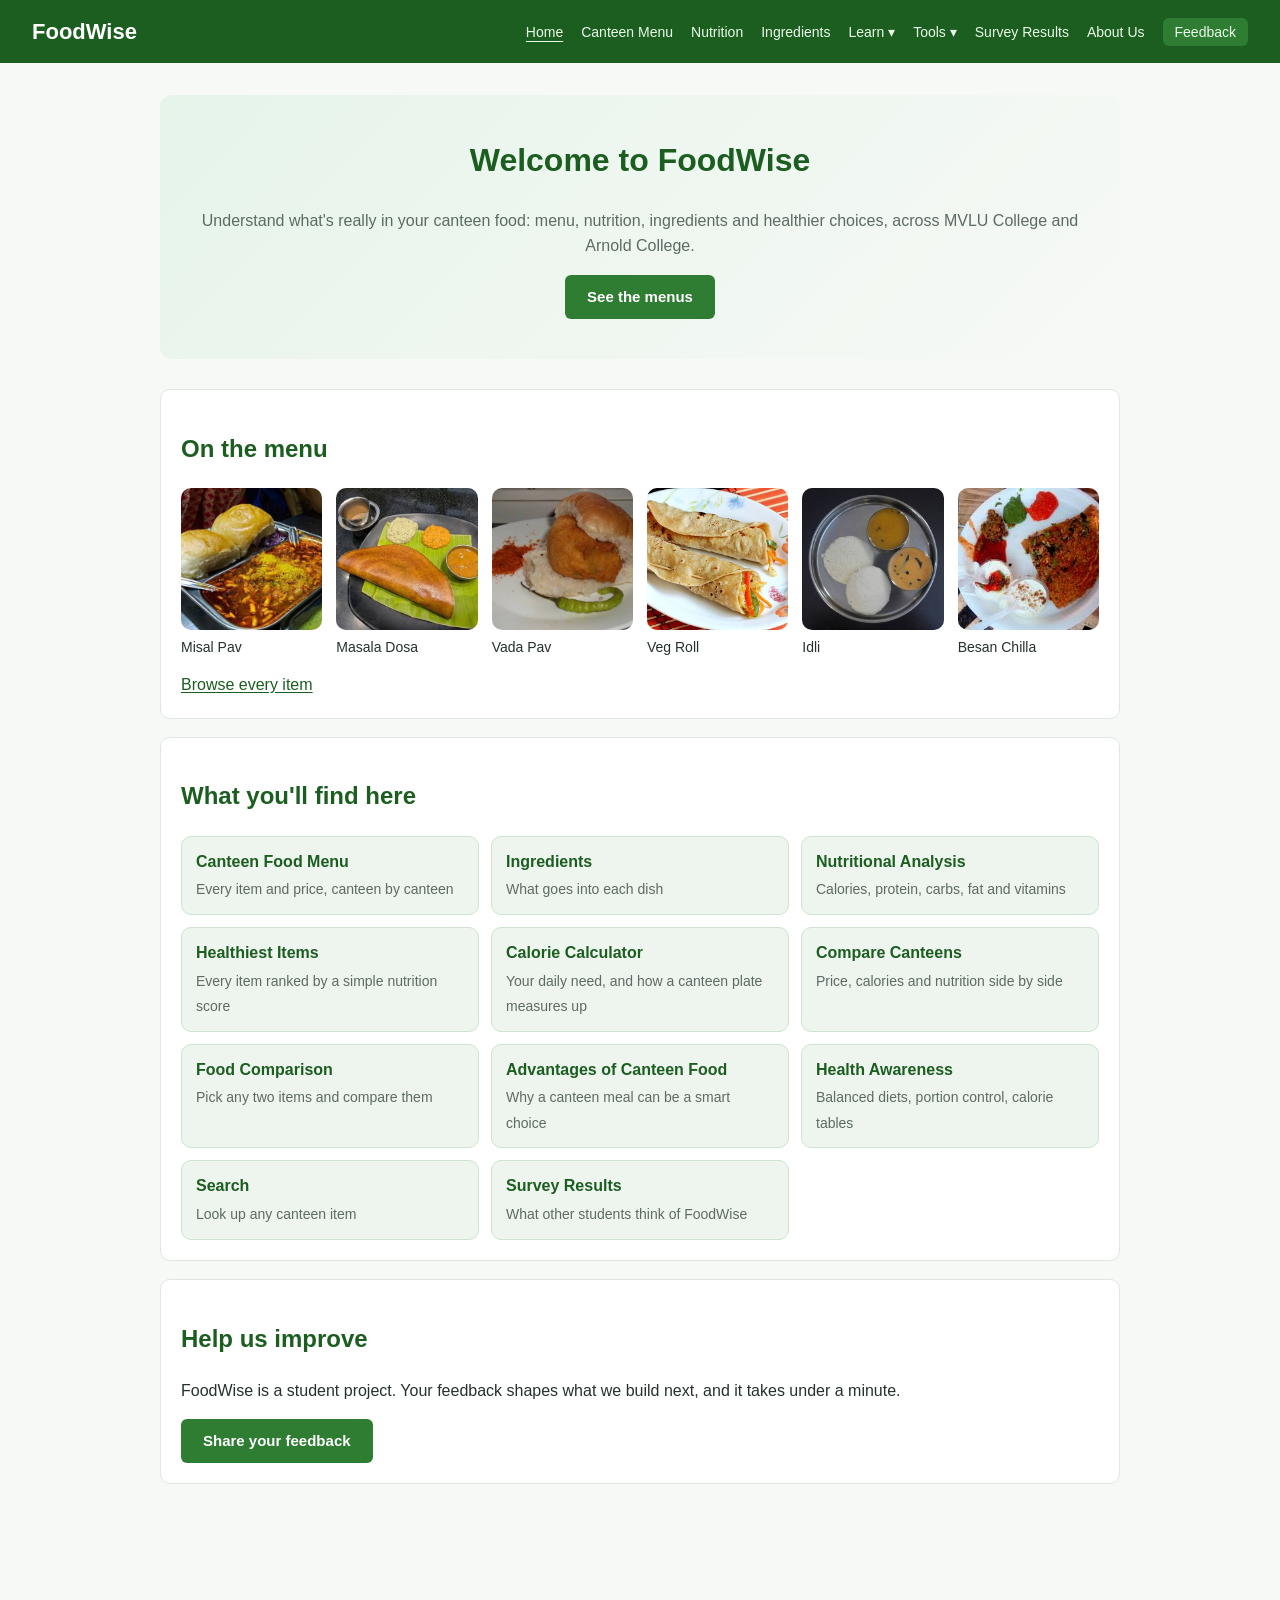
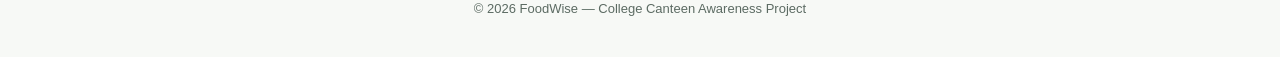
<file: foodwise-static/index.html>
<!DOCTYPE html>
<html lang="en">
<head>
<meta charset="UTF-8">
<meta name="viewport" content="width=device-width, initial-scale=1.0">
<title>FoodWise - Home</title>
<link rel="stylesheet" href="css/style.css">
</head>
<body>

<div id="site-header"></div>

<main class="page-content">

<div class="hero">
    <h1>Welcome to FoodWise</h1>
    <p>Understand what's really in your canteen food: menu, nutrition, ingredients and healthier choices, across MVLU College and Arnold College.</p>
    <a href="menu.html" class="btn">See the menus</a>
</div>

<div class="card">
    <h2>On the menu</h2>
    <div id="featured"></div>
    <p style="margin:14px 0 0;"><a href="menu.html">Browse every item</a></p>
</div>

<div class="card">
    <h2>What you'll find here</h2>
    <div class="feature-grid">
        <a class="feature-link" href="menu.html"><strong>Canteen Food Menu</strong><span>Every item and price, canteen by canteen</span></a>
        <a class="feature-link" href="ingredients.html"><strong>Ingredients</strong><span>What goes into each dish</span></a>
        <a class="feature-link" href="nutrition.html"><strong>Nutritional Analysis</strong><span>Calories, protein, carbs, fat and vitamins</span></a>
        <a class="feature-link" href="healthiest.html"><strong>Healthiest Items</strong><span>Every item ranked by a simple nutrition score</span></a>
        <a class="feature-link" href="calculator.html"><strong>Calorie Calculator</strong><span>Your daily need, and how a canteen plate measures up</span></a>
        <a class="feature-link" href="canteens.html"><strong>Compare Canteens</strong><span>Price, calories and nutrition side by side</span></a>
        <a class="feature-link" href="comparison.html"><strong>Food Comparison</strong><span>Pick any two items and compare them</span></a>
        <a class="feature-link" href="advantages.html"><strong>Advantages of Canteen Food</strong><span>Why a canteen meal can be a smart choice</span></a>
        <a class="feature-link" href="health.html"><strong>Health Awareness</strong><span>Balanced diets, portion control, calorie tables</span></a>
        <a class="feature-link" href="search.html"><strong>Search</strong><span>Look up any canteen item</span></a>
        <a class="feature-link" href="results.html"><strong>Survey Results</strong><span>What other students think of FoodWise</span></a>
    </div>
</div>

<div class="card">
    <h2>Help us improve</h2>
    <p>FoodWise is a student project. Your feedback shapes what we build next, and it takes under a minute.</p>
    <a href="feedback.html" class="btn">Share your feedback</a>
</div>

</main>

<div id="site-footer"></div>
<script src="js/include.js"></script>
<script src="js/food-data.js"></script>
<script src="js/common.js"></script>
<script>
renderFoodStrip('featured', ['misal-pav', 'masala-dosa', 'vada-pav', 'veg-roll', 'idli', 'besan-chilla']);
</script>
</body>
</html>
</file>
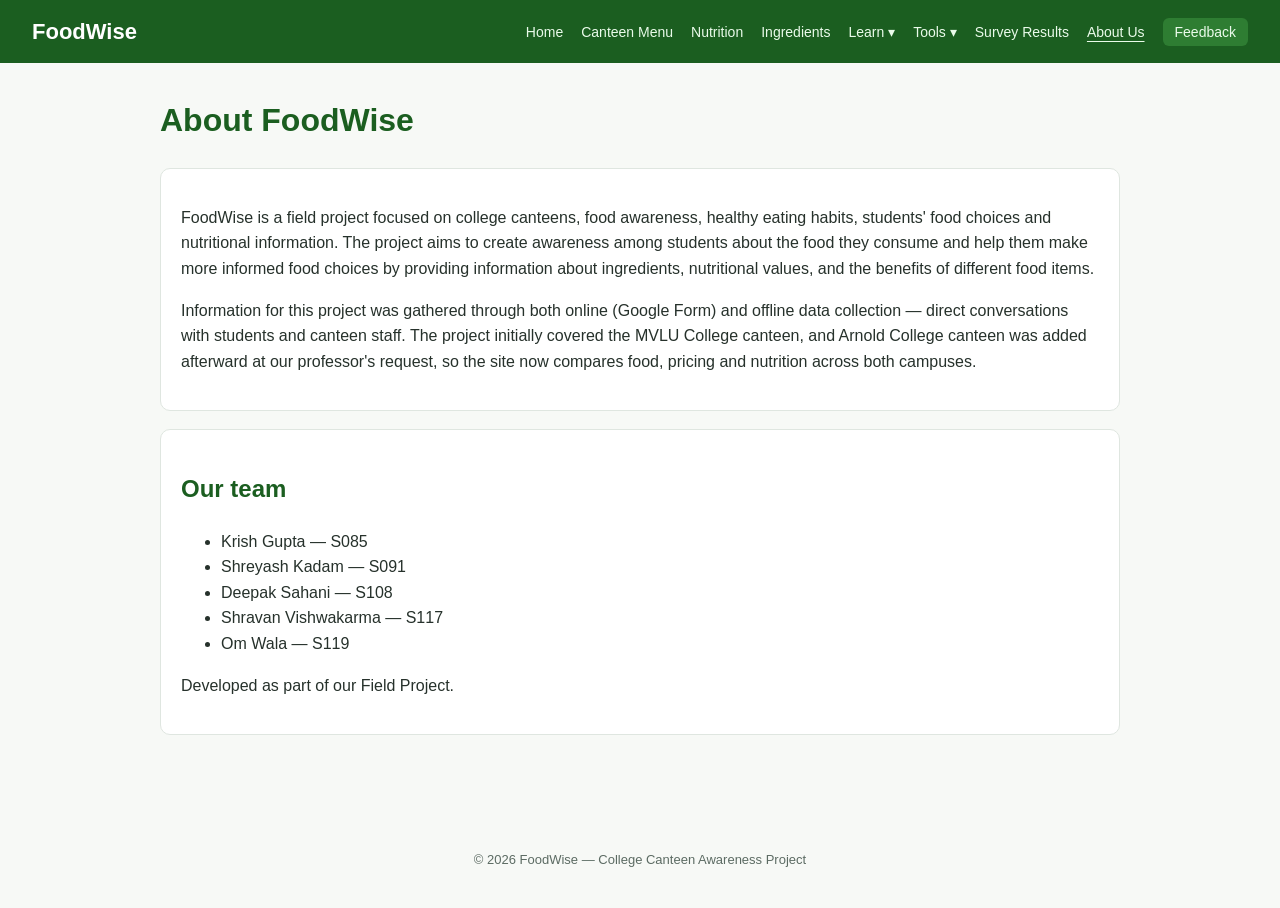
<file: foodwise-static/about.html>
<!DOCTYPE html>
<html lang="en">
<head>
<meta charset="UTF-8">
<meta name="viewport" content="width=device-width, initial-scale=1.0">
<title>FoodWise - About Us</title>
<link rel="stylesheet" href="css/style.css">
</head>
<body>

<div id="site-header"></div>

<main class="page-content">

<h1>About FoodWise</h1>

<div class="card">
    <p>FoodWise is a field project focused on college canteens, food awareness, healthy eating habits, students' food choices and nutritional information. The project aims to create awareness among students about the food they consume and help them make more informed food choices by providing information about ingredients, nutritional values, and the benefits of different food items.</p>
    <p>Information for this project was gathered through both online (Google Form) and offline data collection — direct conversations with students and canteen staff. The project initially covered the MVLU College canteen, and Arnold College canteen was added afterward at our professor's request, so the site now compares food, pricing and nutrition across both campuses.</p>
</div>

<div class="card">
    <h2>Our team</h2>
    <ul>
        <li>Krish Gupta &mdash; S085</li>
        <li>Shreyash Kadam &mdash; S091</li>
        <li>Deepak Sahani &mdash; S108</li>
        <li>Shravan Vishwakarma &mdash; S117</li>
        <li>Om Wala &mdash; S119</li>
    </ul>
    <p>Developed as part of our Field Project.</p>
</div>

</main>

<div id="site-footer"></div>
<script src="js/include.js"></script>
</body>
</html>
</file>
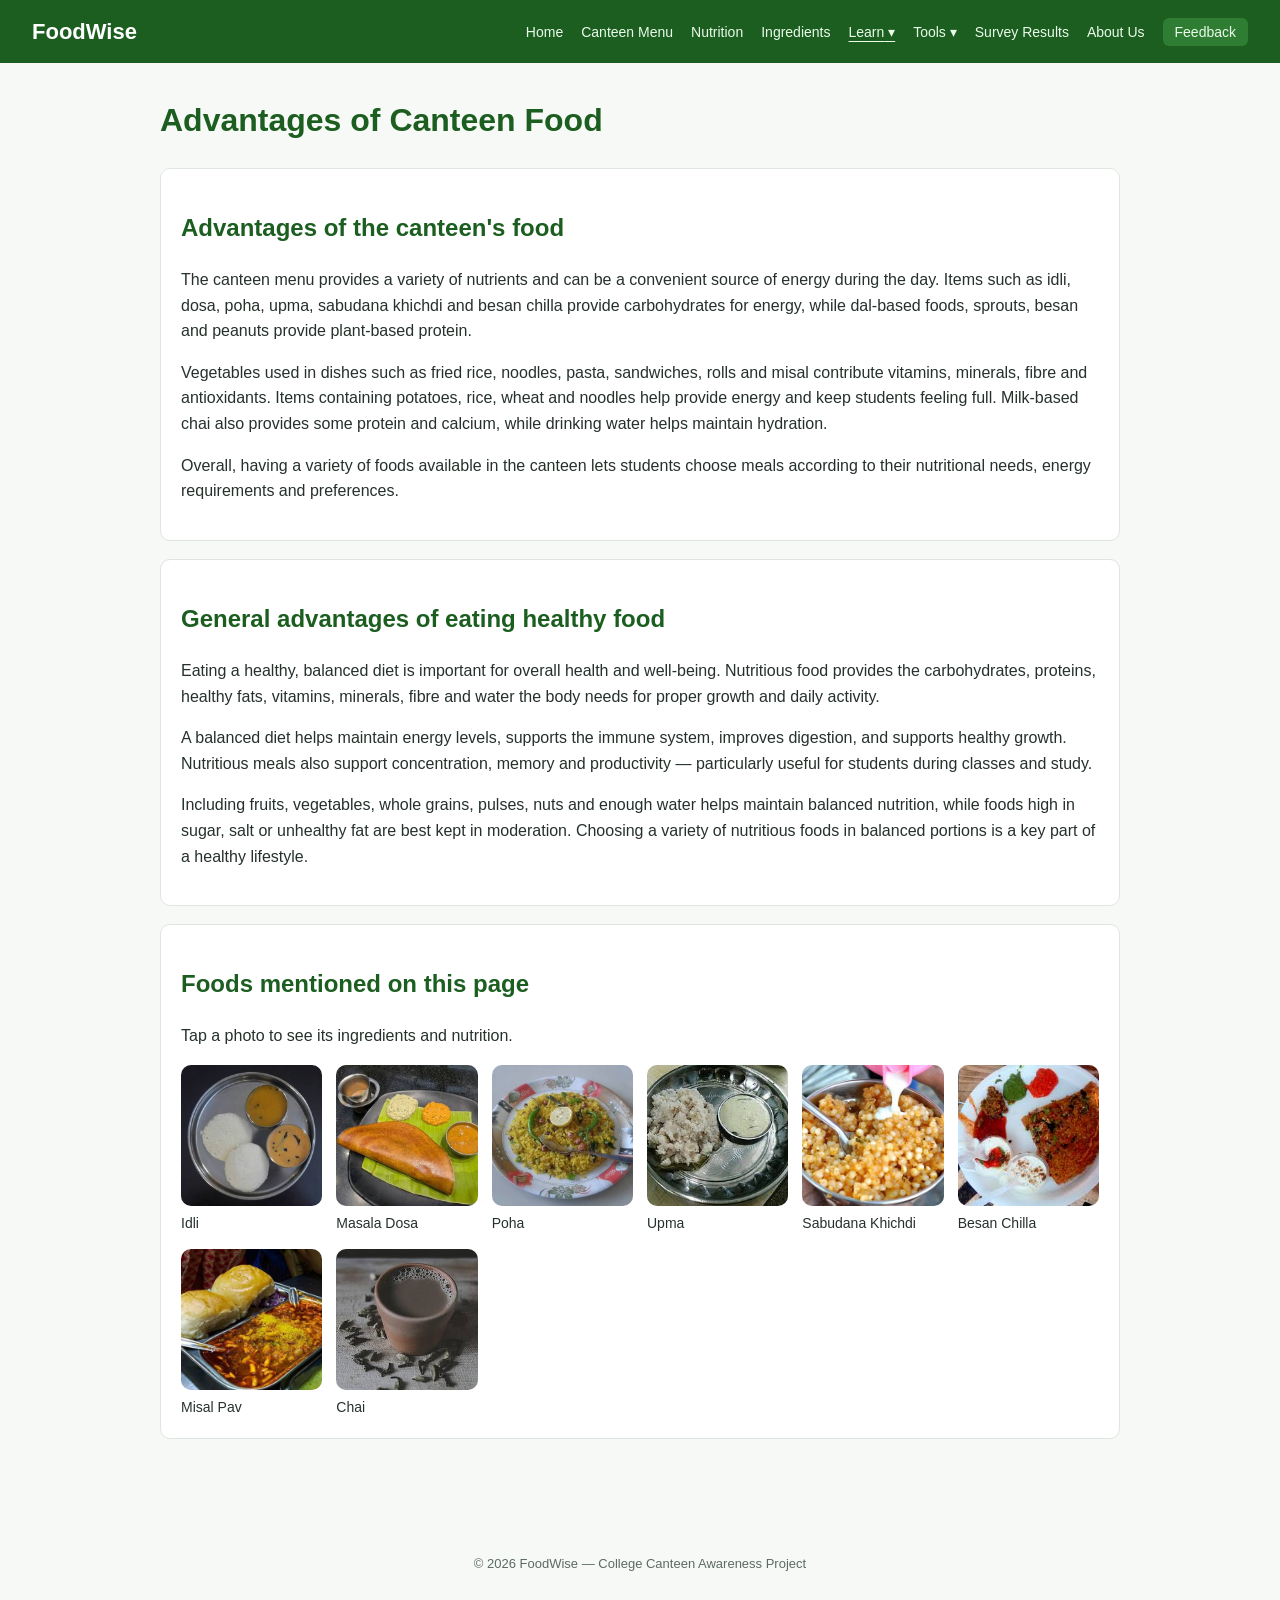
<file: foodwise-static/advantages.html>
<!DOCTYPE html>
<html lang="en">
<head>
<meta charset="UTF-8">
<meta name="viewport" content="width=device-width, initial-scale=1.0">
<title>FoodWise - Advantages of Canteen Food</title>
<link rel="stylesheet" href="css/style.css">
</head>
<body>

<div id="site-header"></div>

<main class="page-content">

<h1>Advantages of Canteen Food</h1>

<div class="card">
    <h2>Advantages of the canteen's food</h2>
    <p>The canteen menu provides a variety of nutrients and can be a convenient source of energy during the day. Items such as idli, dosa, poha, upma, sabudana khichdi and besan chilla provide carbohydrates for energy, while dal-based foods, sprouts, besan and peanuts provide plant-based protein.</p>
    <p>Vegetables used in dishes such as fried rice, noodles, pasta, sandwiches, rolls and misal contribute vitamins, minerals, fibre and antioxidants. Items containing potatoes, rice, wheat and noodles help provide energy and keep students feeling full. Milk-based chai also provides some protein and calcium, while drinking water helps maintain hydration.</p>
    <p>Overall, having a variety of foods available in the canteen lets students choose meals according to their nutritional needs, energy requirements and preferences.</p>
</div>

<div class="card">
    <h2>General advantages of eating healthy food</h2>
    <p>Eating a healthy, balanced diet is important for overall health and well-being. Nutritious food provides the carbohydrates, proteins, healthy fats, vitamins, minerals, fibre and water the body needs for proper growth and daily activity.</p>
    <p>A balanced diet helps maintain energy levels, supports the immune system, improves digestion, and supports healthy growth. Nutritious meals also support concentration, memory and productivity — particularly useful for students during classes and study.</p>
    <p>Including fruits, vegetables, whole grains, pulses, nuts and enough water helps maintain balanced nutrition, while foods high in sugar, salt or unhealthy fat are best kept in moderation. Choosing a variety of nutritious foods in balanced portions is a key part of a healthy lifestyle.</p>
</div>

<div class="card">
    <h2>Foods mentioned on this page</h2>
    <p>Tap a photo to see its ingredients and nutrition.</p>
    <div id="advStrip"></div>
</div>

</main>

<div id="site-footer"></div>
<script src="js/include.js"></script>
<script src="js/food-data.js"></script>
<script src="js/common.js"></script>
<script>
renderFoodStrip('advStrip', ['idli', 'masala-dosa', 'poha', 'upma', 'sabudana-khichdi', 'besan-chilla', 'misal-pav', 'chai']);
</script>
</body>
</html>
</file>
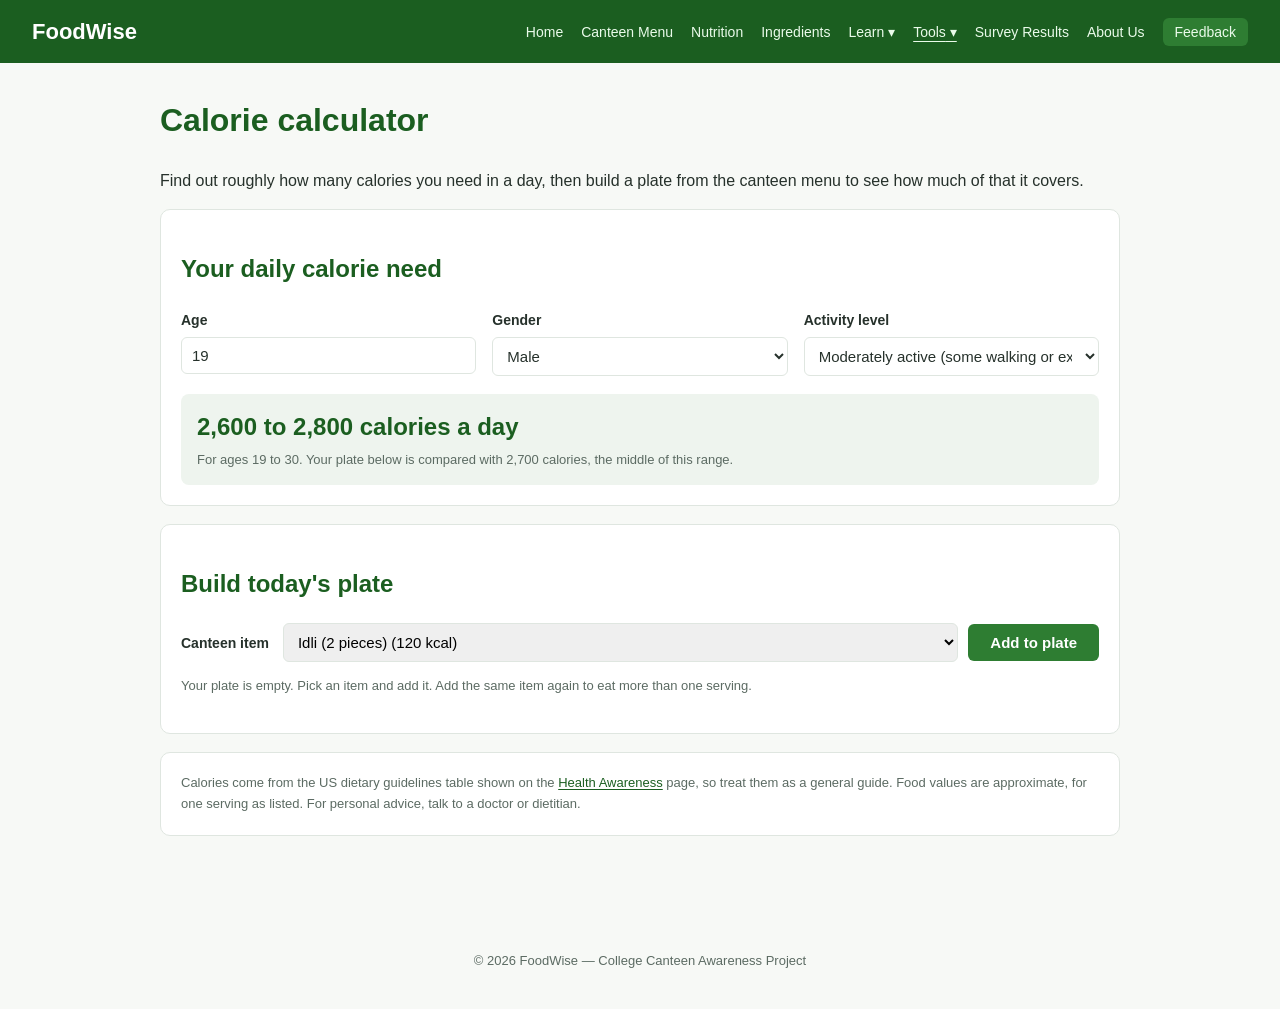
<file: foodwise-static/calculator.html>
<!DOCTYPE html>
<html lang="en">
<head>
<meta charset="UTF-8">
<meta name="viewport" content="width=device-width, initial-scale=1.0">
<title>FoodWise - Calorie Calculator</title>
<link rel="stylesheet" href="css/style.css">
</head>
<body>

<div id="site-header"></div>

<main class="page-content">

<h1>Calorie calculator</h1>
<p>Find out roughly how many calories you need in a day, then build a plate from the canteen menu to see how much of that it covers.</p>

<div class="card">
    <h2>Your daily calorie need</h2>
    <div class="form-grid">
        <label>Age
            <input type="number" id="age" min="2" max="100" value="19" inputmode="numeric">
        </label>
        <label>Gender
            <select id="gender">
                <option value="male">Male</option>
                <option value="female">Female</option>
            </select>
        </label>
        <label>Activity level
            <select id="activity">
                <option value="0">Sedentary (mostly sitting)</option>
                <option value="1" selected>Moderately active (some walking or exercise)</option>
                <option value="2">Active (daily exercise or physical work)</option>
            </select>
        </label>
    </div>
    <div class="need-box" id="needBox" aria-live="polite"></div>
</div>

<div class="card">
    <h2>Build today's plate</h2>
    <div class="add-row">
        <label for="itemSelect" class="field-label" style="margin-right:4px;">Canteen item</label>
        <select id="itemSelect"></select>
        <button type="button" class="btn" id="addBtn">Add to plate</button>
    </div>

    <p id="plateEmpty" class="small-note" style="margin-top:14px;">Your plate is empty. Pick an item and add it. Add the same item again to eat more than one serving.</p>
    <ul class="plate-list" id="plateList"></ul>

    <div id="plateSummary" hidden>
        <div class="totals" id="totals"></div>
        <div class="meter" role="img" id="meterWrap"><span id="meterFill"></span></div>
        <p id="coverage" aria-live="polite" style="margin:0;"></p>
        <p style="margin:12px 0 0;"><button type="button" class="link-btn" id="clearBtn">Clear plate</button></p>
    </div>
</div>

<div class="card">
    <p class="small-note" style="margin:0;">Calories come from the US dietary guidelines table shown on the <a href="health.html">Health Awareness</a> page, so treat them as a general guide. Food values are approximate, for one serving as listed. For personal advice, talk to a doctor or dietitian.</p>
</div>

</main>

<div id="site-footer"></div>
<script src="js/include.js"></script>
<script src="js/food-data.js"></script>
<script src="js/common.js"></script>
<script>
// Daily calories by age band, gender and activity (sedentary, moderate, active).
// Source: the "Daily calorie needs based on age, gender and activity level" table in our nutrition document.
function R(lo, hi) { return [lo, hi === undefined ? lo : hi]; }
const CALORIE_BANDS = [
    { min: 2,  max: 3,   male: [R(1000), R(1000), R(1000)],              female: [R(1000), R(1000), R(1000)] },
    { min: 4,  max: 8,   male: [R(1200,1400), R(1400,1600), R(1600,2000)], female: [R(1200,1400), R(1400,1600), R(1400,1800)] },
    { min: 9,  max: 13,  male: [R(1600,2000), R(1800,2200), R(2000,2600)], female: [R(1400,1600), R(1600,2000), R(1800,2200)] },
    { min: 14, max: 18,  male: [R(2000,2400), R(2400,2800), R(2800,3200)], female: [R(1800), R(2000), R(2400)] },
    { min: 19, max: 30,  male: [R(2400,2600), R(2600,2800), R(3000)],      female: [R(1800,2000), R(2000,2200), R(2400)] },
    { min: 31, max: 50,  male: [R(2200,2400), R(2400,2600), R(2800,3000)], female: [R(1800), R(2000), R(2200)] },
    { min: 51, max: 120, male: [R(2000,2200), R(2200,2400), R(2400,2800)], female: [R(1600), R(1800), R(2000,2200)] }
];

const ageEl = document.getElementById('age');
const genderEl = document.getElementById('gender');
const activityEl = document.getElementById('activity');
const fmt = function (n) { return Math.round(n).toLocaleString(); };

let need = null;      // { lo, hi, target, band }
let plate = [];       // [{ i: indexInFoods, qty }]

function computeNeed() {
    const age = parseInt(ageEl.value, 10);
    if (!age || age < 2) return null;
    const band = CALORIE_BANDS.find(function (b) { return age >= b.min && age <= b.max; });
    if (!band) return null;
    const range = band[genderEl.value][parseInt(activityEl.value, 10)];
    return { lo: range[0], hi: range[1], target: Math.round((range[0] + range[1]) / 2), band: band };
}

function renderNeed() {
    need = computeNeed();
    const box = document.getElementById('needBox');
    if (!need) {
        box.innerHTML = '<p>Enter an age of 2 or above. For younger children, a doctor can give a better estimate.</p>';
    } else {
        const bandLabel = need.band.max >= 120 ? need.band.min + ' and over' : need.band.min + ' to ' + need.band.max;
        const headline = need.lo === need.hi
            ? fmt(need.lo) + ' calories a day'
            : fmt(need.lo) + ' to ' + fmt(need.hi) + ' calories a day';
        box.innerHTML = '<p class="big">' + headline + '</p>' +
            '<p class="small-note">For ages ' + bandLabel + '. Your plate below is compared with ' +
            fmt(need.target) + ' calories' + (need.lo === need.hi ? '.' : ', the middle of this range.') + '</p>';
    }
    renderPlate();
}

// ----- Plate -----
function fillSelect() {
    const sel = document.getElementById('itemSelect');
    sel.innerHTML = colleges.map(function (c) {
        return '<optgroup label="' + esc(c) + '">' +
            foods.map(function (f, i) { return { f: f, i: i }; })
                 .filter(function (x) { return x.f.college === c; })
                 .map(function (x) { return '<option value="' + x.i + '">' + esc(x.f.name) + ' (' + x.f.calories + ' kcal)</option>'; })
                 .join('') +
            '</optgroup>';
    }).join('');
}

function renderPlate() {
    const list = document.getElementById('plateList');
    const summary = document.getElementById('plateSummary');
    document.getElementById('plateEmpty').hidden = plate.length > 0;
    summary.hidden = plate.length === 0;

    list.innerHTML = plate.map(function (p, idx) {
        const f = foods[p.i];
        return '<li class="plate-item">' +
            foodImg(f, 'food-img thumb') +
            '<div class="grow"><div class="name">' + esc(f.name) + '</div>' +
                '<div class="small-note">' + esc(f.college) + ', ' + fmt(f.calories * p.qty) + ' kcal</div></div>' +
            '<div class="qty">' +
                '<button type="button" data-act="minus" data-idx="' + idx + '" aria-label="One less ' + esc(shortName(f)) + '">&minus;</button>' +
                '<span aria-live="polite">' + p.qty + '</span>' +
                '<button type="button" data-act="plus" data-idx="' + idx + '" aria-label="One more ' + esc(shortName(f)) + '">+</button>' +
            '</div>' +
            '<button type="button" class="icon-btn" data-act="remove" data-idx="' + idx + '" aria-label="Remove ' + esc(shortName(f)) + '">&times;</button>' +
            '</li>';
    }).join('');

    if (plate.length === 0) return;

    const t = plate.reduce(function (s, p) {
        const f = foods[p.i];
        s.cal += f.calories * p.qty; s.pro += f.protein * p.qty; s.carb += f.carbs * p.qty; s.fat += f.fat * p.qty;
        return s;
    }, { cal: 0, pro: 0, carb: 0, fat: 0 });

    document.getElementById('totals').innerHTML =
        '<div class="tile"><strong>' + fmt(t.cal) + '</strong><span>Calories</span></div>' +
        '<div class="tile"><strong>' + t.pro.toFixed(1).replace('.0', '') + ' g</strong><span>Protein</span></div>' +
        '<div class="tile"><strong>' + t.carb.toFixed(1).replace('.0', '') + ' g</strong><span>Carbs</span></div>' +
        '<div class="tile"><strong>' + t.fat.toFixed(1).replace('.0', '') + ' g</strong><span>Fat</span></div>';

    const meter = document.getElementById('meterWrap');
    const cov = document.getElementById('coverage');
    if (!need) {
        meter.hidden = true;
        cov.textContent = 'Enter your age above to see how this plate compares with your daily need.';
        return;
    }
    meter.hidden = false;
    const pct = Math.round((t.cal / need.target) * 100);
    document.getElementById('meterFill').style.width = Math.min(pct, 100) + '%';
    meter.setAttribute('aria-label', 'Plate covers ' + pct + ' percent of daily calories');
    if (t.cal < need.target) {
        cov.textContent = 'This plate covers ' + pct + '% of your daily energy, leaving about ' +
            fmt(need.target - t.cal) + ' calories for the rest of the day.';
    } else {
        cov.textContent = 'This plate reaches ' + pct + '% of your daily energy, which is ' +
            fmt(t.cal - need.target) + ' calories over the middle of your range.';
    }
}

document.getElementById('addBtn').addEventListener('click', function () {
    const i = parseInt(document.getElementById('itemSelect').value, 10);
    const existing = plate.find(function (p) { return p.i === i; });
    if (existing) existing.qty += 1; else plate.push({ i: i, qty: 1 });
    renderPlate();
});

document.getElementById('plateList').addEventListener('click', function (e) {
    const btn = e.target.closest('button[data-act]');
    if (!btn) return;
    const idx = parseInt(btn.dataset.idx, 10);
    if (btn.dataset.act === 'plus') plate[idx].qty += 1;
    else if (btn.dataset.act === 'minus') { plate[idx].qty -= 1; if (plate[idx].qty < 1) plate.splice(idx, 1); }
    else if (btn.dataset.act === 'remove') plate.splice(idx, 1);
    renderPlate();
});

document.getElementById('clearBtn').addEventListener('click', function () { plate = []; renderPlate(); });

['input', 'change'].forEach(function (ev) {
    ageEl.addEventListener(ev, renderNeed);
    genderEl.addEventListener(ev, renderNeed);
    activityEl.addEventListener(ev, renderNeed);
});

fillSelect();
renderNeed();
</script>
</body>
</html>
</file>
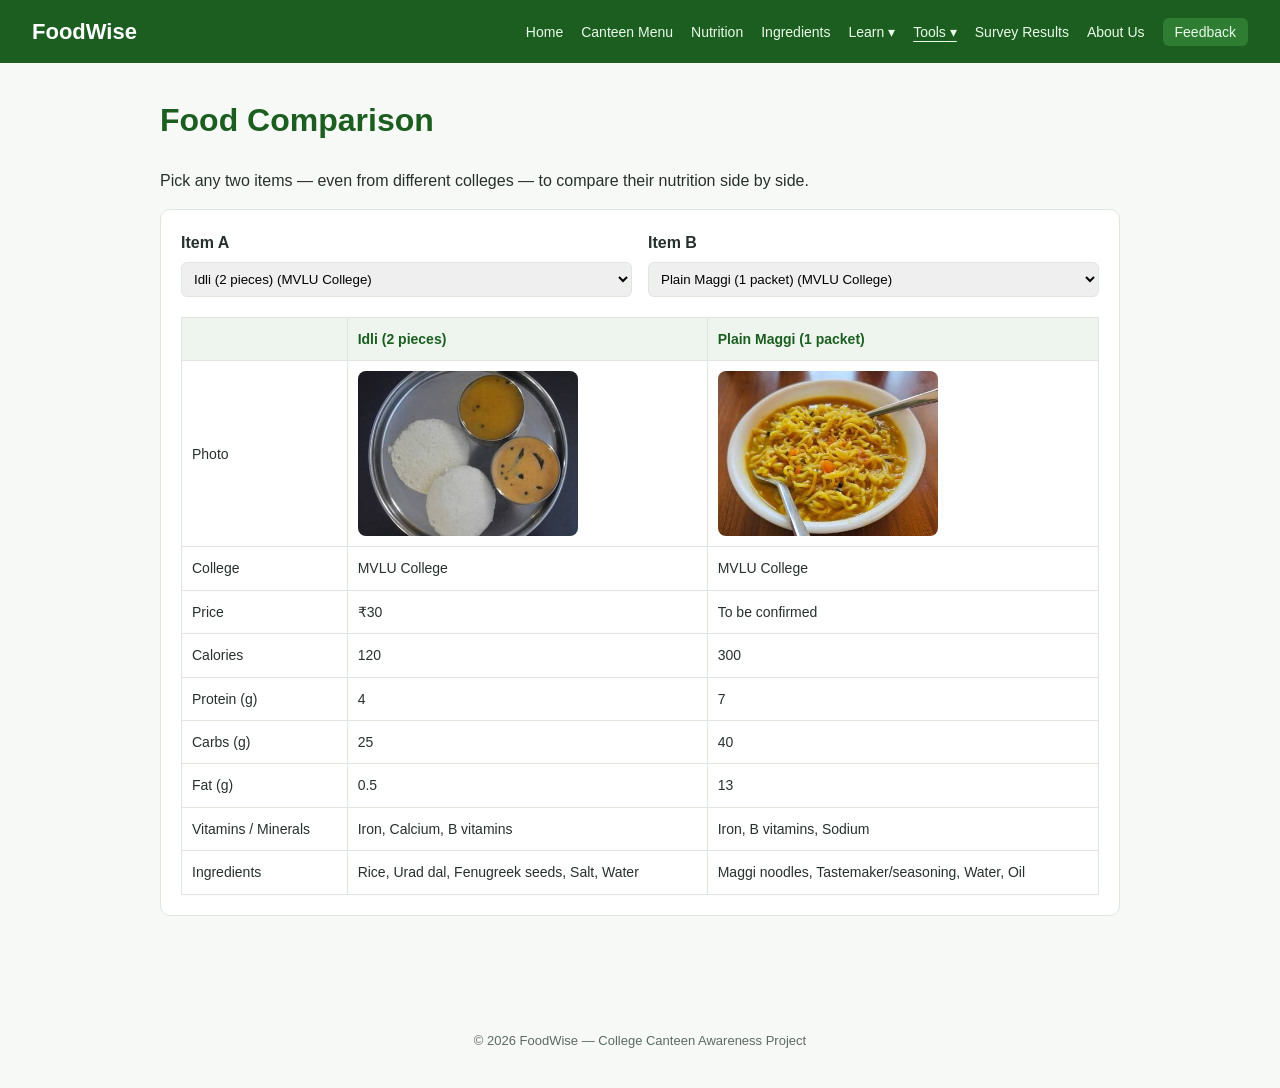
<file: foodwise-static/comparison.html>
<!DOCTYPE html>
<html lang="en">
<head>
<meta charset="UTF-8">
<meta name="viewport" content="width=device-width, initial-scale=1.0">
<title>FoodWise - Food Comparison</title>
<link rel="stylesheet" href="css/style.css">
</head>
<body>

<div id="site-header"></div>

<main class="page-content">

<h1>Food Comparison</h1>
<p>Pick any two items — even from different colleges — to compare their nutrition side by side.</p>

<div class="card">
    <div style="display:flex; gap:16px; flex-wrap:wrap; margin-bottom:20px;">
        <div style="flex:1; min-width:200px;">
            <label style="font-weight:bold; display:block; margin-bottom:6px;">Item A</label>
            <select id="itemA" style="width:100%; padding:8px; border-radius:6px; border:1px solid var(--border);"></select>
        </div>
        <div style="flex:1; min-width:200px;">
            <label style="font-weight:bold; display:block; margin-bottom:6px;">Item B</label>
            <select id="itemB" style="width:100%; padding:8px; border-radius:6px; border:1px solid var(--border);"></select>
        </div>
    </div>

    <table>
        <tr><th></th><th id="nameA">Item A</th><th id="nameB">Item B</th></tr>
        <tr><td>Photo</td><td id="imgA"></td><td id="imgB"></td></tr>
        <tr><td>College</td><td id="collegeA"></td><td id="collegeB"></td></tr>
        <tr><td>Price</td><td id="priceA"></td><td id="priceB"></td></tr>
        <tr><td>Calories</td><td id="calA"></td><td id="calB"></td></tr>
        <tr><td>Protein (g)</td><td id="protA"></td><td id="protB"></td></tr>
        <tr><td>Carbs (g)</td><td id="carbA"></td><td id="carbB"></td></tr>
        <tr><td>Fat (g)</td><td id="fatA"></td><td id="fatB"></td></tr>
        <tr><td>Vitamins / Minerals</td><td id="vitA"></td><td id="vitB"></td></tr>
        <tr><td>Ingredients</td><td id="ingA"></td><td id="ingB"></td></tr>
    </table>
</div>

</main>

<div id="site-footer"></div>
<script src="js/include.js"></script>
<script src="js/food-data.js"></script>
<script src="js/common.js"></script>
<script>
const selA = document.getElementById('itemA');
const selB = document.getElementById('itemB');

foods.forEach((f, i) => {
    const label = `${f.name} (${f.college})`;
    selA.add(new Option(label, i));
    selB.add(new Option(label, i));
});
selA.value = 0;
selB.value = Math.min(1, foods.length - 1);

function render() {
    const a = foods[selA.value];
    const b = foods[selB.value];
    document.getElementById('nameA').textContent = a.name;
    document.getElementById('imgA').innerHTML = foodImg(a, 'food-img compare-img');
    document.getElementById('imgB').innerHTML = foodImg(b, 'food-img compare-img');
    document.getElementById('nameB').textContent = b.name;
    document.getElementById('collegeA').textContent = a.college;
    document.getElementById('collegeB').textContent = b.college;
    document.getElementById('priceA').textContent = a.price !== null ? '\u20B9' + a.price : 'To be confirmed';
    document.getElementById('priceB').textContent = b.price !== null ? '\u20B9' + b.price : 'To be confirmed';
    document.getElementById('calA').textContent = a.calories;
    document.getElementById('calB').textContent = b.calories;
    document.getElementById('protA').textContent = a.protein;
    document.getElementById('protB').textContent = b.protein;
    document.getElementById('carbA').textContent = a.carbs;
    document.getElementById('carbB').textContent = b.carbs;
    document.getElementById('fatA').textContent = a.fat;
    document.getElementById('fatB').textContent = b.fat;
    document.getElementById('vitA').textContent = a.vitamins;
    document.getElementById('vitB').textContent = b.vitamins;
    document.getElementById('ingA').textContent = a.ingredients;
    document.getElementById('ingB').textContent = b.ingredients;
}
selA.addEventListener('change', render);
selB.addEventListener('change', render);
render();
</script>
</body>
</html>
</file>
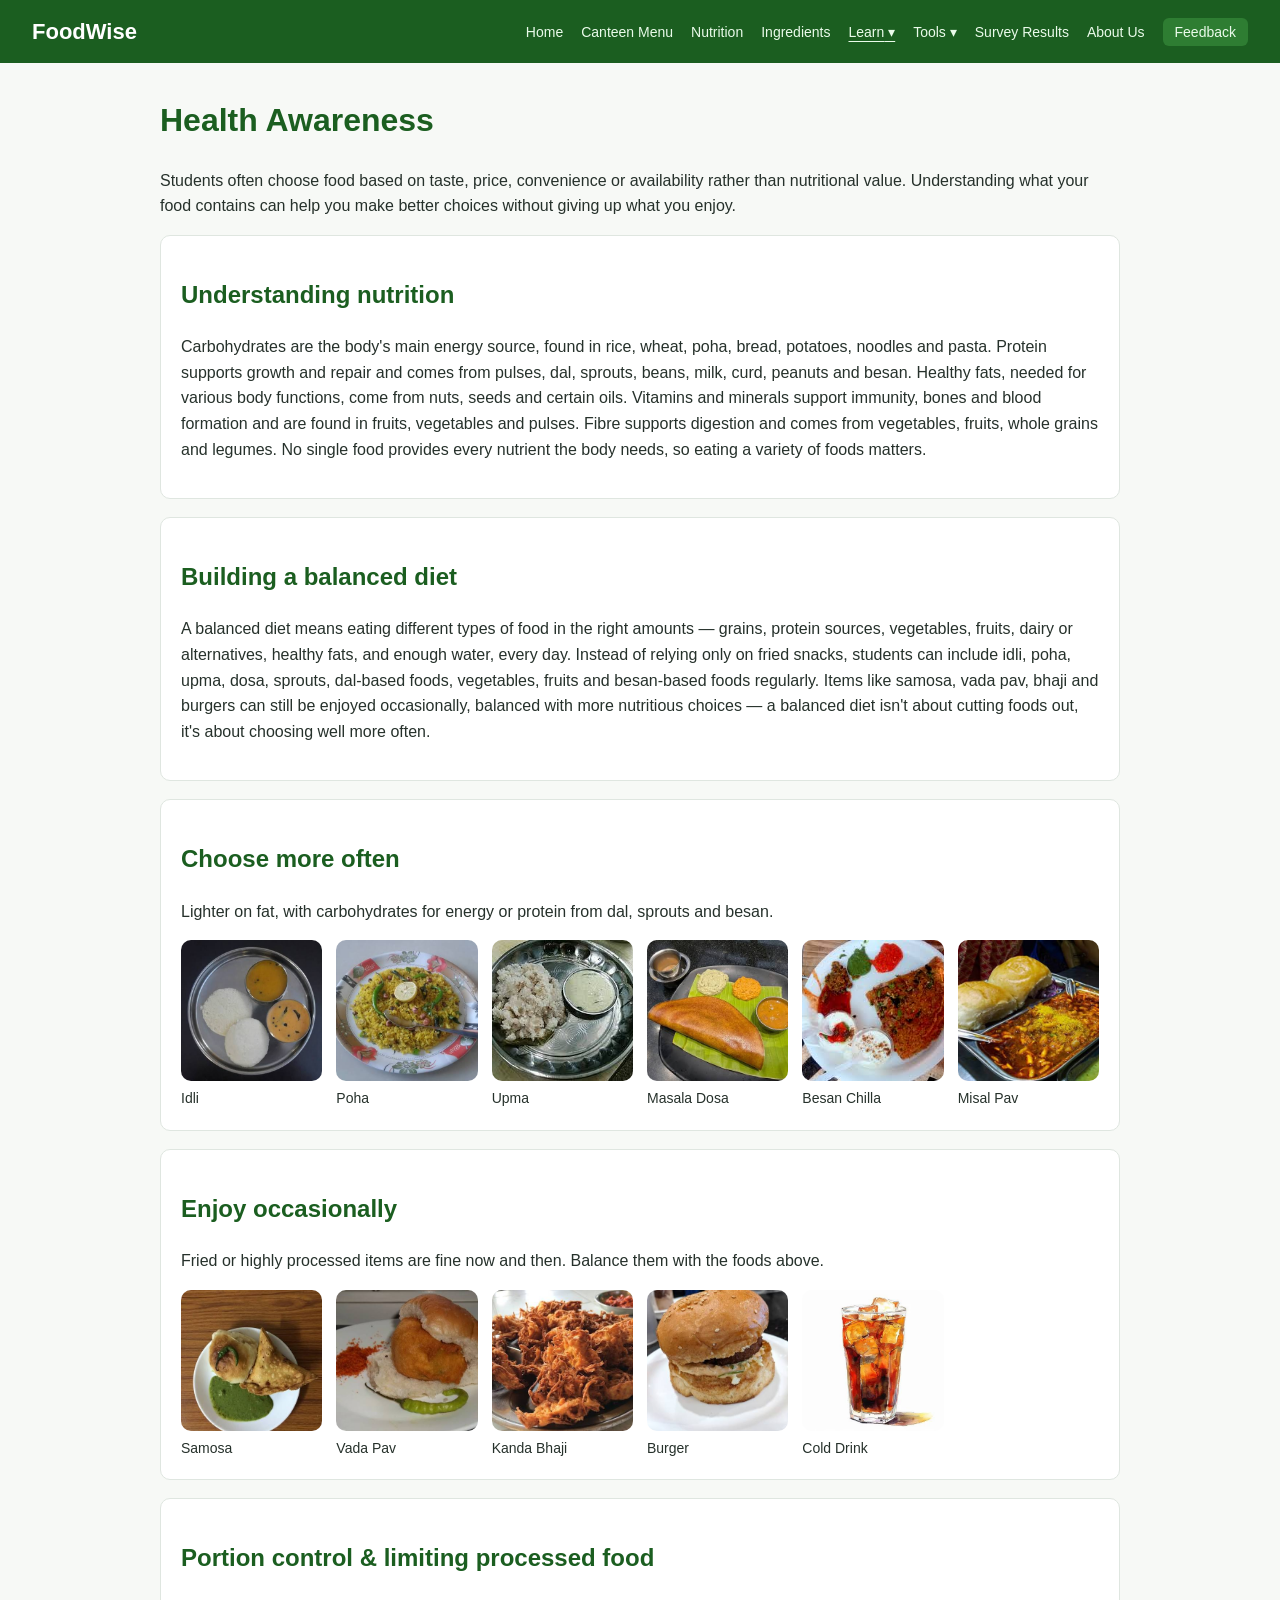
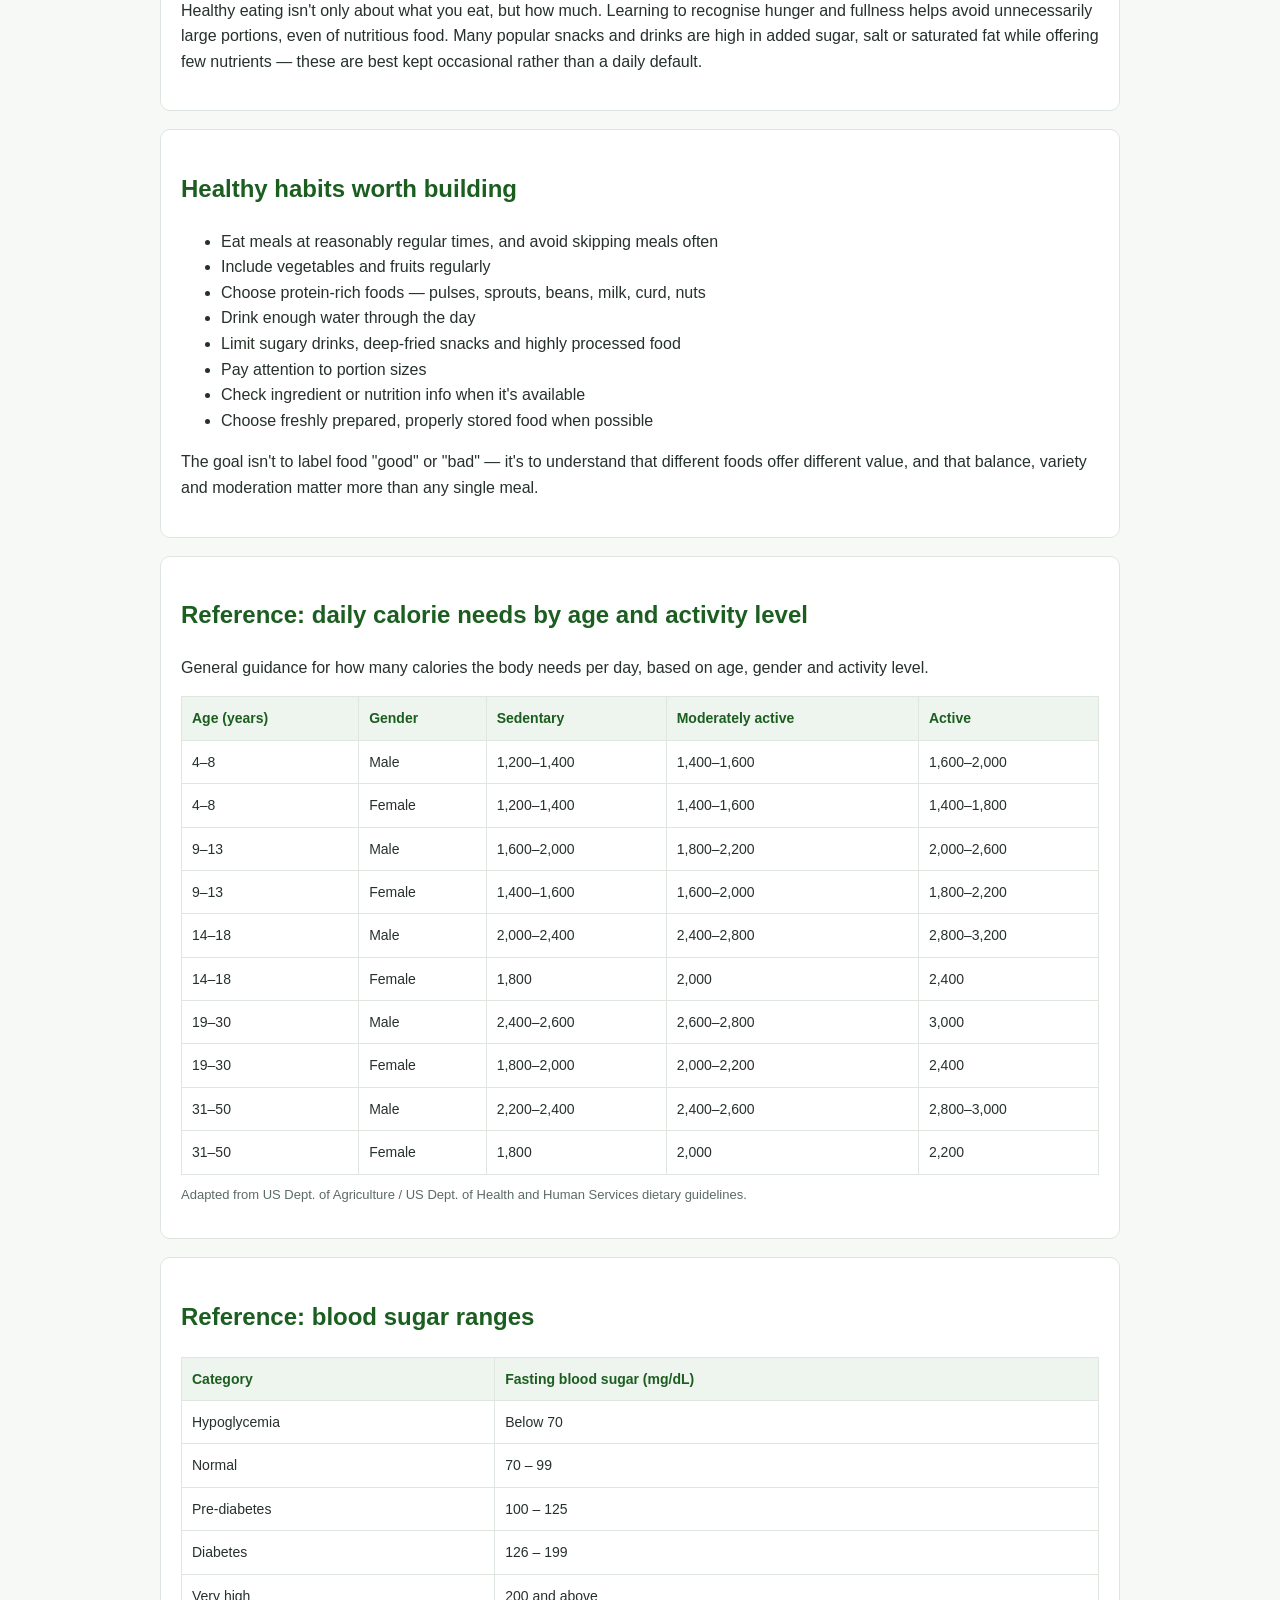
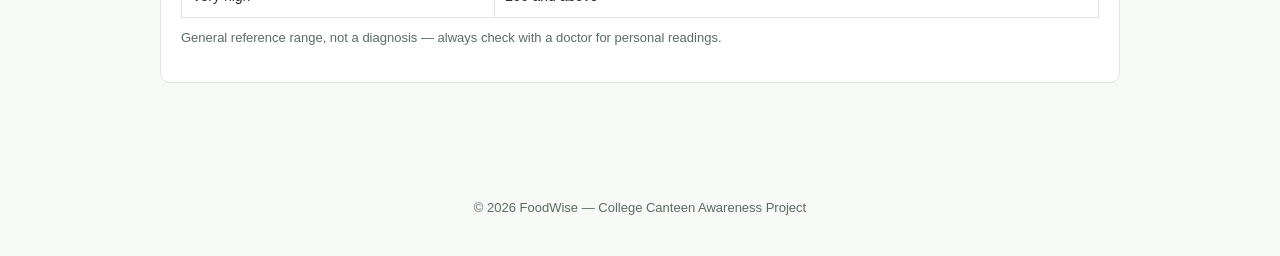
<file: foodwise-static/health.html>
<!DOCTYPE html>
<html lang="en">
<head>
<meta charset="UTF-8">
<meta name="viewport" content="width=device-width, initial-scale=1.0">
<title>FoodWise - Health Awareness</title>
<link rel="stylesheet" href="css/style.css">
</head>
<body>

<div id="site-header"></div>

<main class="page-content">

<h1>Health Awareness</h1>
<p>Students often choose food based on taste, price, convenience or availability rather than nutritional value. Understanding what your food contains can help you make better choices without giving up what you enjoy.</p>

<div class="card">
    <h2>Understanding nutrition</h2>
    <p>Carbohydrates are the body's main energy source, found in rice, wheat, poha, bread, potatoes, noodles and pasta. Protein supports growth and repair and comes from pulses, dal, sprouts, beans, milk, curd, peanuts and besan. Healthy fats, needed for various body functions, come from nuts, seeds and certain oils. Vitamins and minerals support immunity, bones and blood formation and are found in fruits, vegetables and pulses. Fibre supports digestion and comes from vegetables, fruits, whole grains and legumes. No single food provides every nutrient the body needs, so eating a variety of foods matters.</p>
</div>

<div class="card">
    <h2>Building a balanced diet</h2>
    <p>A balanced diet means eating different types of food in the right amounts — grains, protein sources, vegetables, fruits, dairy or alternatives, healthy fats, and enough water, every day. Instead of relying only on fried snacks, students can include idli, poha, upma, dosa, sprouts, dal-based foods, vegetables, fruits and besan-based foods regularly. Items like samosa, vada pav, bhaji and burgers can still be enjoyed occasionally, balanced with more nutritious choices — a balanced diet isn't about cutting foods out, it's about choosing well more often.</p>
</div>

<div class="card">
    <h2>Choose more often</h2>
    <p>Lighter on fat, with carbohydrates for energy or protein from dal, sprouts and besan.</p>
    <div id="oftenStrip"></div>
</div>

<div class="card">
    <h2>Enjoy occasionally</h2>
    <p>Fried or highly processed items are fine now and then. Balance them with the foods above.</p>
    <div id="occasionalStrip"></div>
</div>

<div class="card">
    <h2>Portion control &amp; limiting processed food</h2>
    <p>Healthy eating isn't only about what you eat, but how much. Learning to recognise hunger and fullness helps avoid unnecessarily large portions, even of nutritious food. Many popular snacks and drinks are high in added sugar, salt or saturated fat while offering few nutrients — these are best kept occasional rather than a daily default.</p>
</div>

<div class="card">
    <h2>Healthy habits worth building</h2>
    <ul>
        <li>Eat meals at reasonably regular times, and avoid skipping meals often</li>
        <li>Include vegetables and fruits regularly</li>
        <li>Choose protein-rich foods — pulses, sprouts, beans, milk, curd, nuts</li>
        <li>Drink enough water through the day</li>
        <li>Limit sugary drinks, deep-fried snacks and highly processed food</li>
        <li>Pay attention to portion sizes</li>
        <li>Check ingredient or nutrition info when it's available</li>
        <li>Choose freshly prepared, properly stored food when possible</li>
    </ul>
    <p>The goal isn't to label food "good" or "bad" — it's to understand that different foods offer different value, and that balance, variety and moderation matter more than any single meal.</p>
</div>

<div class="card">
    <h2>Reference: daily calorie needs by age and activity level</h2>
    <p>General guidance for how many calories the body needs per day, based on age, gender and activity level.</p>
    <table>
        <tr><th>Age (years)</th><th>Gender</th><th>Sedentary</th><th>Moderately active</th><th>Active</th></tr>
        <tr><td>4&ndash;8</td><td>Male</td><td>1,200&ndash;1,400</td><td>1,400&ndash;1,600</td><td>1,600&ndash;2,000</td></tr>
        <tr><td>4&ndash;8</td><td>Female</td><td>1,200&ndash;1,400</td><td>1,400&ndash;1,600</td><td>1,400&ndash;1,800</td></tr>
        <tr><td>9&ndash;13</td><td>Male</td><td>1,600&ndash;2,000</td><td>1,800&ndash;2,200</td><td>2,000&ndash;2,600</td></tr>
        <tr><td>9&ndash;13</td><td>Female</td><td>1,400&ndash;1,600</td><td>1,600&ndash;2,000</td><td>1,800&ndash;2,200</td></tr>
        <tr><td>14&ndash;18</td><td>Male</td><td>2,000&ndash;2,400</td><td>2,400&ndash;2,800</td><td>2,800&ndash;3,200</td></tr>
        <tr><td>14&ndash;18</td><td>Female</td><td>1,800</td><td>2,000</td><td>2,400</td></tr>
        <tr><td>19&ndash;30</td><td>Male</td><td>2,400&ndash;2,600</td><td>2,600&ndash;2,800</td><td>3,000</td></tr>
        <tr><td>19&ndash;30</td><td>Female</td><td>1,800&ndash;2,000</td><td>2,000&ndash;2,200</td><td>2,400</td></tr>
        <tr><td>31&ndash;50</td><td>Male</td><td>2,200&ndash;2,400</td><td>2,400&ndash;2,600</td><td>2,800&ndash;3,000</td></tr>
        <tr><td>31&ndash;50</td><td>Female</td><td>1,800</td><td>2,000</td><td>2,200</td></tr>
    </table>
    <p style="color:var(--muted); font-size:13px; margin-top:10px;">Adapted from US Dept. of Agriculture / US Dept. of Health and Human Services dietary guidelines.</p>
</div>

<div class="card">
    <h2>Reference: blood sugar ranges</h2>
    <table>
        <tr><th>Category</th><th>Fasting blood sugar (mg/dL)</th></tr>
        <tr><td>Hypoglycemia</td><td>Below 70</td></tr>
        <tr><td>Normal</td><td>70 &ndash; 99</td></tr>
        <tr><td>Pre-diabetes</td><td>100 &ndash; 125</td></tr>
        <tr><td>Diabetes</td><td>126 &ndash; 199</td></tr>
        <tr><td>Very high</td><td>200 and above</td></tr>
    </table>
    <p style="color:var(--muted); font-size:13px; margin-top:10px;">General reference range, not a diagnosis — always check with a doctor for personal readings.</p>
</div>

</main>

<div id="site-footer"></div>
<script src="js/include.js"></script>
<script src="js/food-data.js"></script>
<script src="js/common.js"></script>
<script>
renderFoodStrip('oftenStrip', ['idli', 'poha', 'upma', 'masala-dosa', 'besan-chilla', 'misal-pav']);
renderFoodStrip('occasionalStrip', ['samosa', 'vada-pav', 'kanda-bhaji', 'burger', 'cold-drink']);
</script>
</body>
</html>
</file>
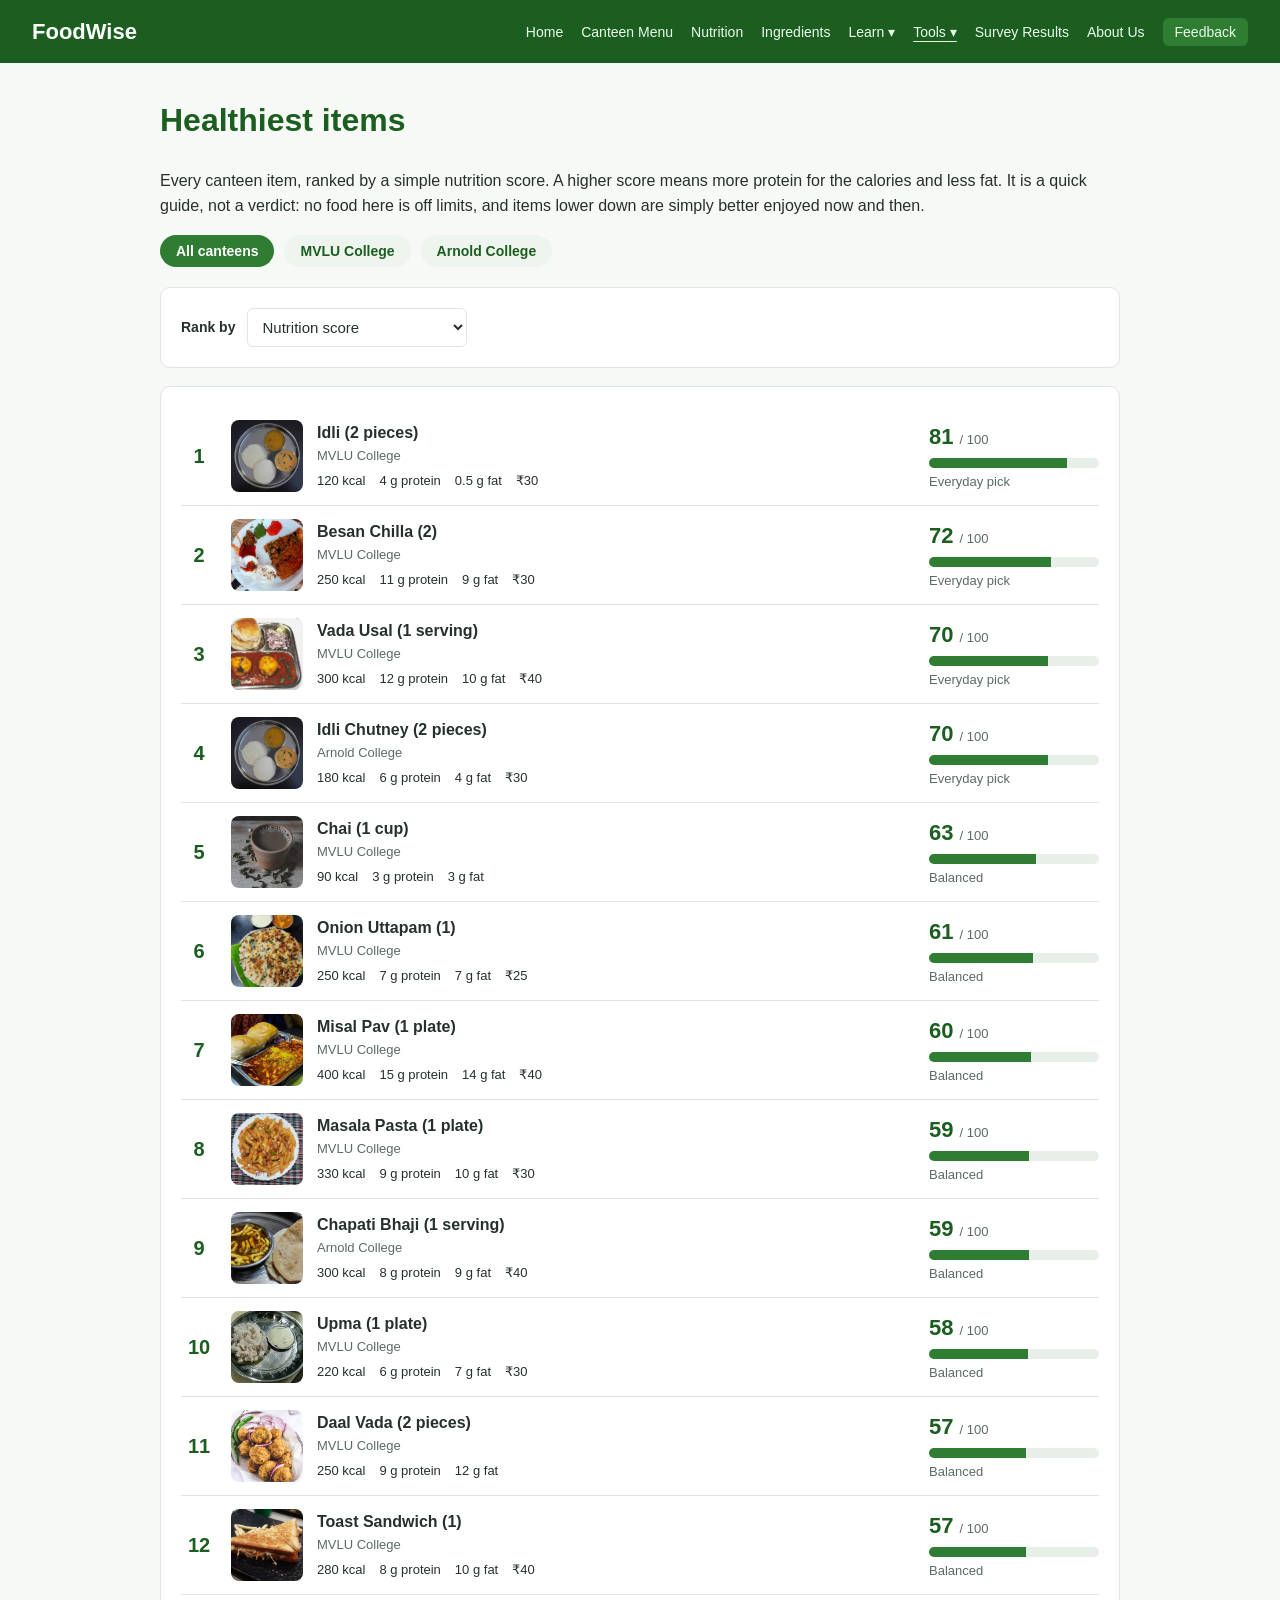
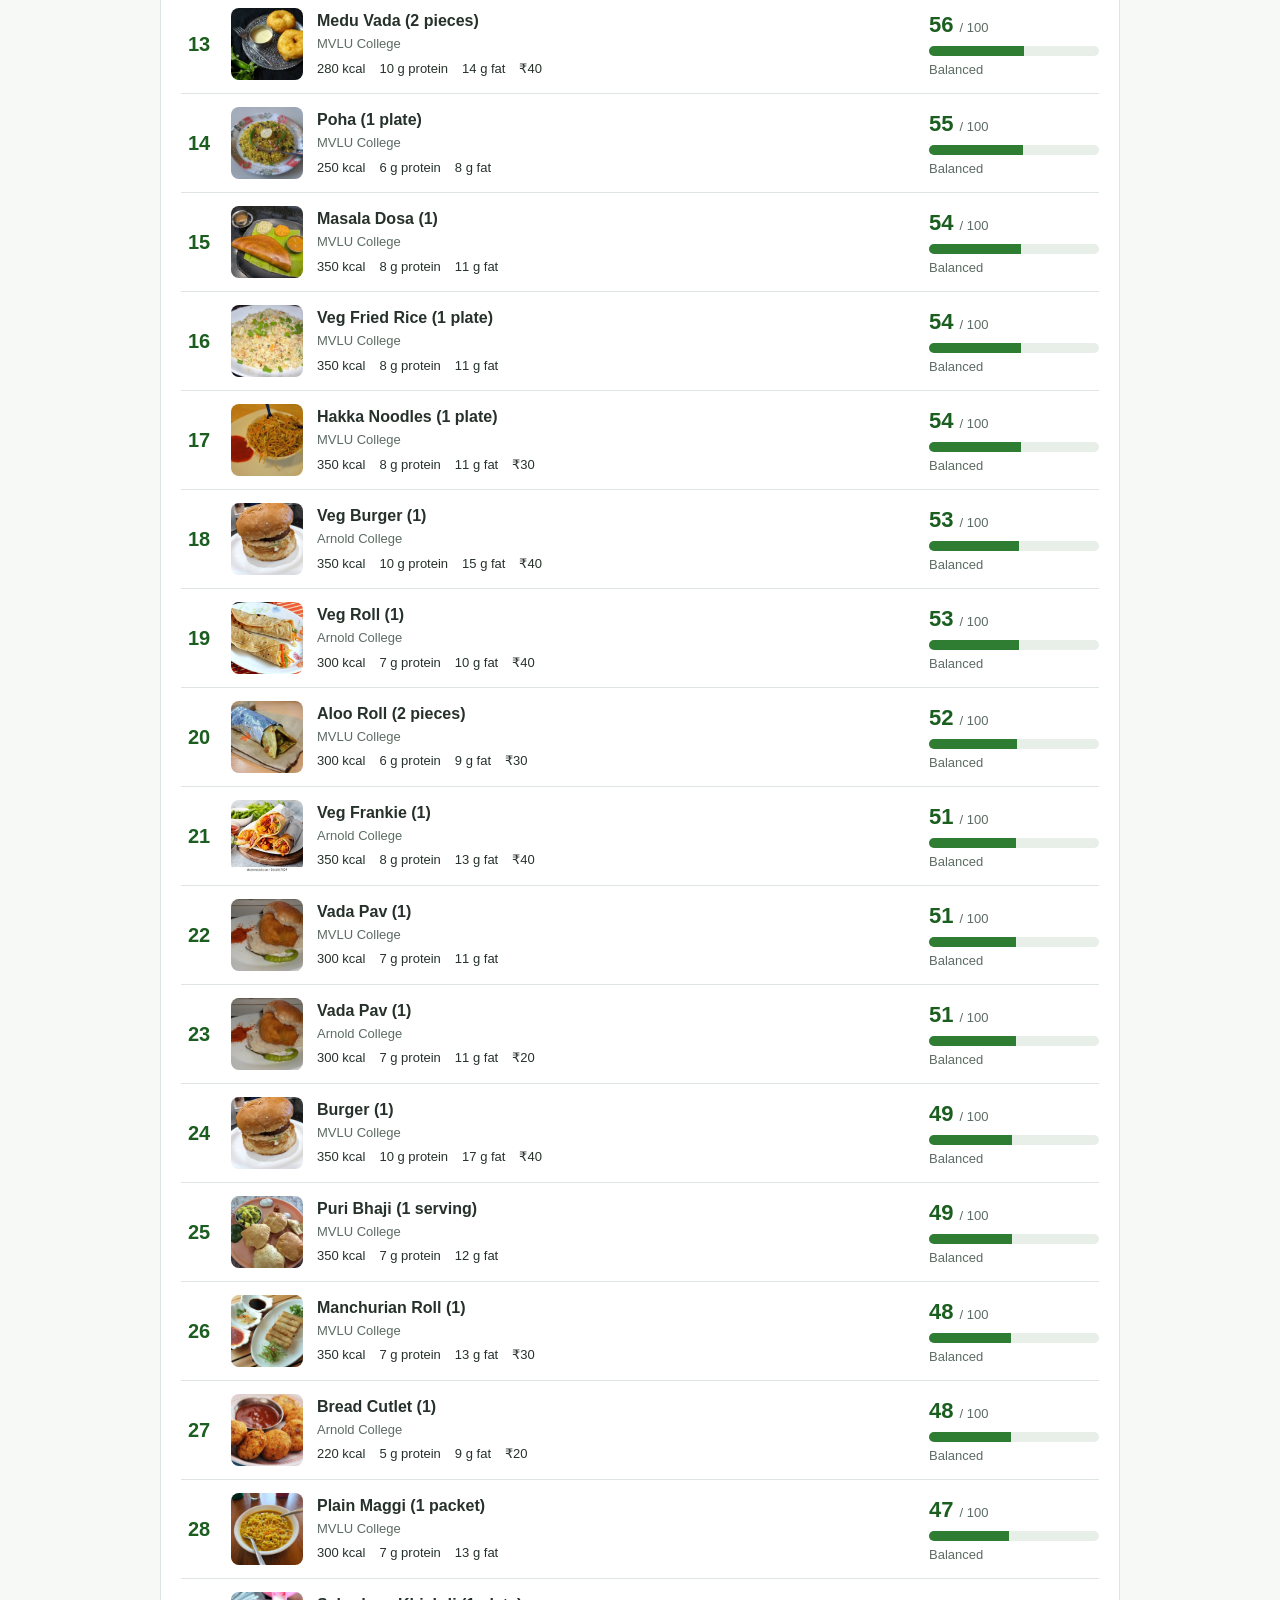
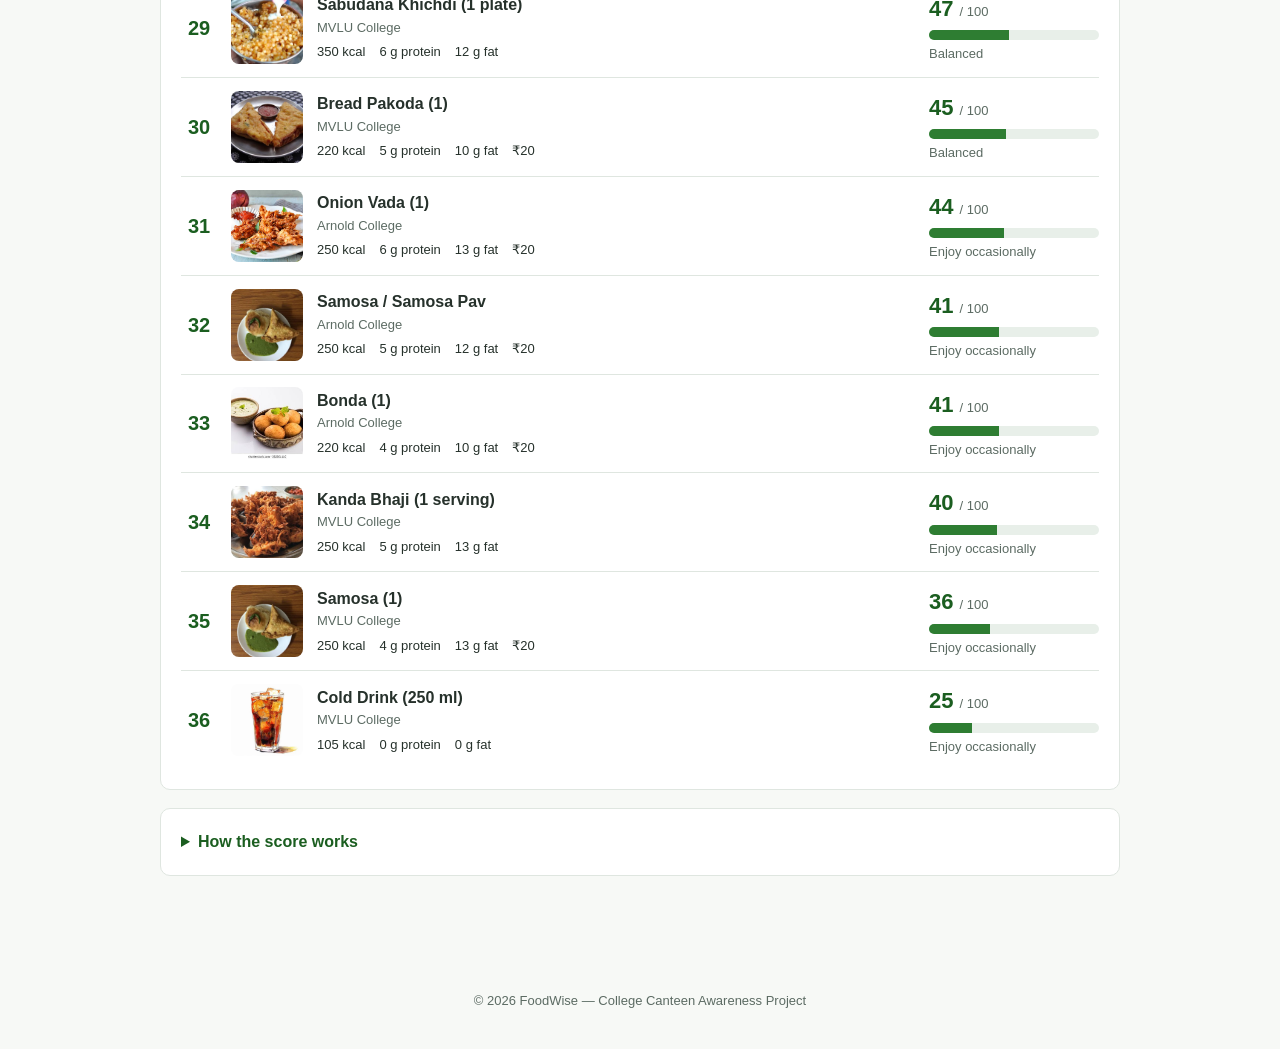
<file: foodwise-static/healthiest.html>
<!DOCTYPE html>
<html lang="en">
<head>
<meta charset="UTF-8">
<meta name="viewport" content="width=device-width, initial-scale=1.0">
<title>FoodWise - Healthiest Items</title>
<link rel="stylesheet" href="css/style.css">
</head>
<body>

<div id="site-header"></div>

<main class="page-content">

<h1>Healthiest items</h1>
<p>Every canteen item, ranked by a simple nutrition score. A higher score means more protein for the calories and less fat. It is a quick guide, not a verdict: no food here is off limits, and items lower down are simply better enjoyed now and then.</p>

<div id="collegeTabs"></div>

<div class="card toolbar">
    <label for="sortBy" class="field-label">Rank by</label>
    <select id="sortBy" class="field-select">
        <option value="score">Nutrition score</option>
        <option value="protein">Most protein</option>
        <option value="calories">Fewest calories</option>
        <option value="fat">Least fat</option>
    </select>
</div>

<div class="card">
    <ol class="rank-list" id="rankList"></ol>
</div>

<details class="card">
    <summary>How the score works</summary>
    <p>The score is out of 100 and uses only the numbers in our nutrition table:</p>
    <ul>
        <li><strong>Protein for the calories (50 points).</strong> 5 g of protein per 100 calories earns full marks.</li>
        <li><strong>Share of calories from fat (30 points).</strong> The lower the share, the more points. Items where fat supplies 45% or more of the calories earn none.</li>
        <li><strong>Lightness (20 points).</strong> Items up to 350 calories earn full marks, fading to zero at 500 calories.</li>
        <li>Items with under 2 g of protein, such as cold drinks, have their score halved because their calories bring little nutrition.</li>
    </ul>
    <p class="small-note">Vitamins, minerals, fibre and sugar are not part of the score, and all values are approximate. This is an awareness tool, not medical or dietary advice.</p>
</details>

</main>

<div id="site-footer"></div>
<script src="js/include.js"></script>
<script src="js/food-data.js"></script>
<script src="js/common.js"></script>
<script src="js/college-tabs.js"></script>
<script>
let currentCollege = 'All';

function sorted(items, how) {
    const list = items.slice();
    if (how === 'protein') list.sort(function (a, b) { return b.protein - a.protein || healthScore(b) - healthScore(a); });
    else if (how === 'calories') list.sort(function (a, b) { return a.calories - b.calories || healthScore(b) - healthScore(a); });
    else if (how === 'fat') list.sort(function (a, b) { return a.fat - b.fat || healthScore(b) - healthScore(a); });
    else list.sort(function (a, b) { return healthScore(b) - healthScore(a) || b.protein - a.protein; });
    return list;
}

function render(college) {
    currentCollege = college;
    const how = document.getElementById('sortBy').value;
    const items = foods.filter(function (f) { return college === 'All' || f.college === college; });

    document.getElementById('rankList').innerHTML = sorted(items, how).map(function (f, i) {
        const score = healthScore(f);
        return '<li class="rank-row">' +
            '<div class="rank-num">' + (i + 1) + '</div>' +
            foodImg(f, 'food-img thumb') +
            '<div>' +
                '<div class="rank-name">' + esc(f.name) + '</div>' +
                '<div class="rank-college">' + esc(f.college) + '</div>' +
                '<div class="rank-stats">' +
                    '<span>' + f.calories + ' kcal</span>' +
                    '<span>' + f.protein + ' g protein</span>' +
                    '<span>' + f.fat + ' g fat</span>' +
                    (f.price !== null ? '<span>\u20B9' + f.price + '</span>' : '') +
                '</div>' +
            '</div>' +
            '<div class="rank-score">' +
                '<div class="score-num">' + score + ' <small>/ 100</small></div>' +
                '<div class="score-bar" role="img" aria-label="Score ' + score + ' out of 100"><span style="width:' + score + '%"></span></div>' +
                '<div class="score-tag">' + scoreLabel(score) + '</div>' +
            '</div>' +
            '</li>';
    }).join('');
}

document.getElementById('sortBy').addEventListener('change', function () { render(currentCollege); });
const initial = renderCollegeTabs('collegeTabs', render, true);
render(initial);
</script>
</body>
</html>
</file>
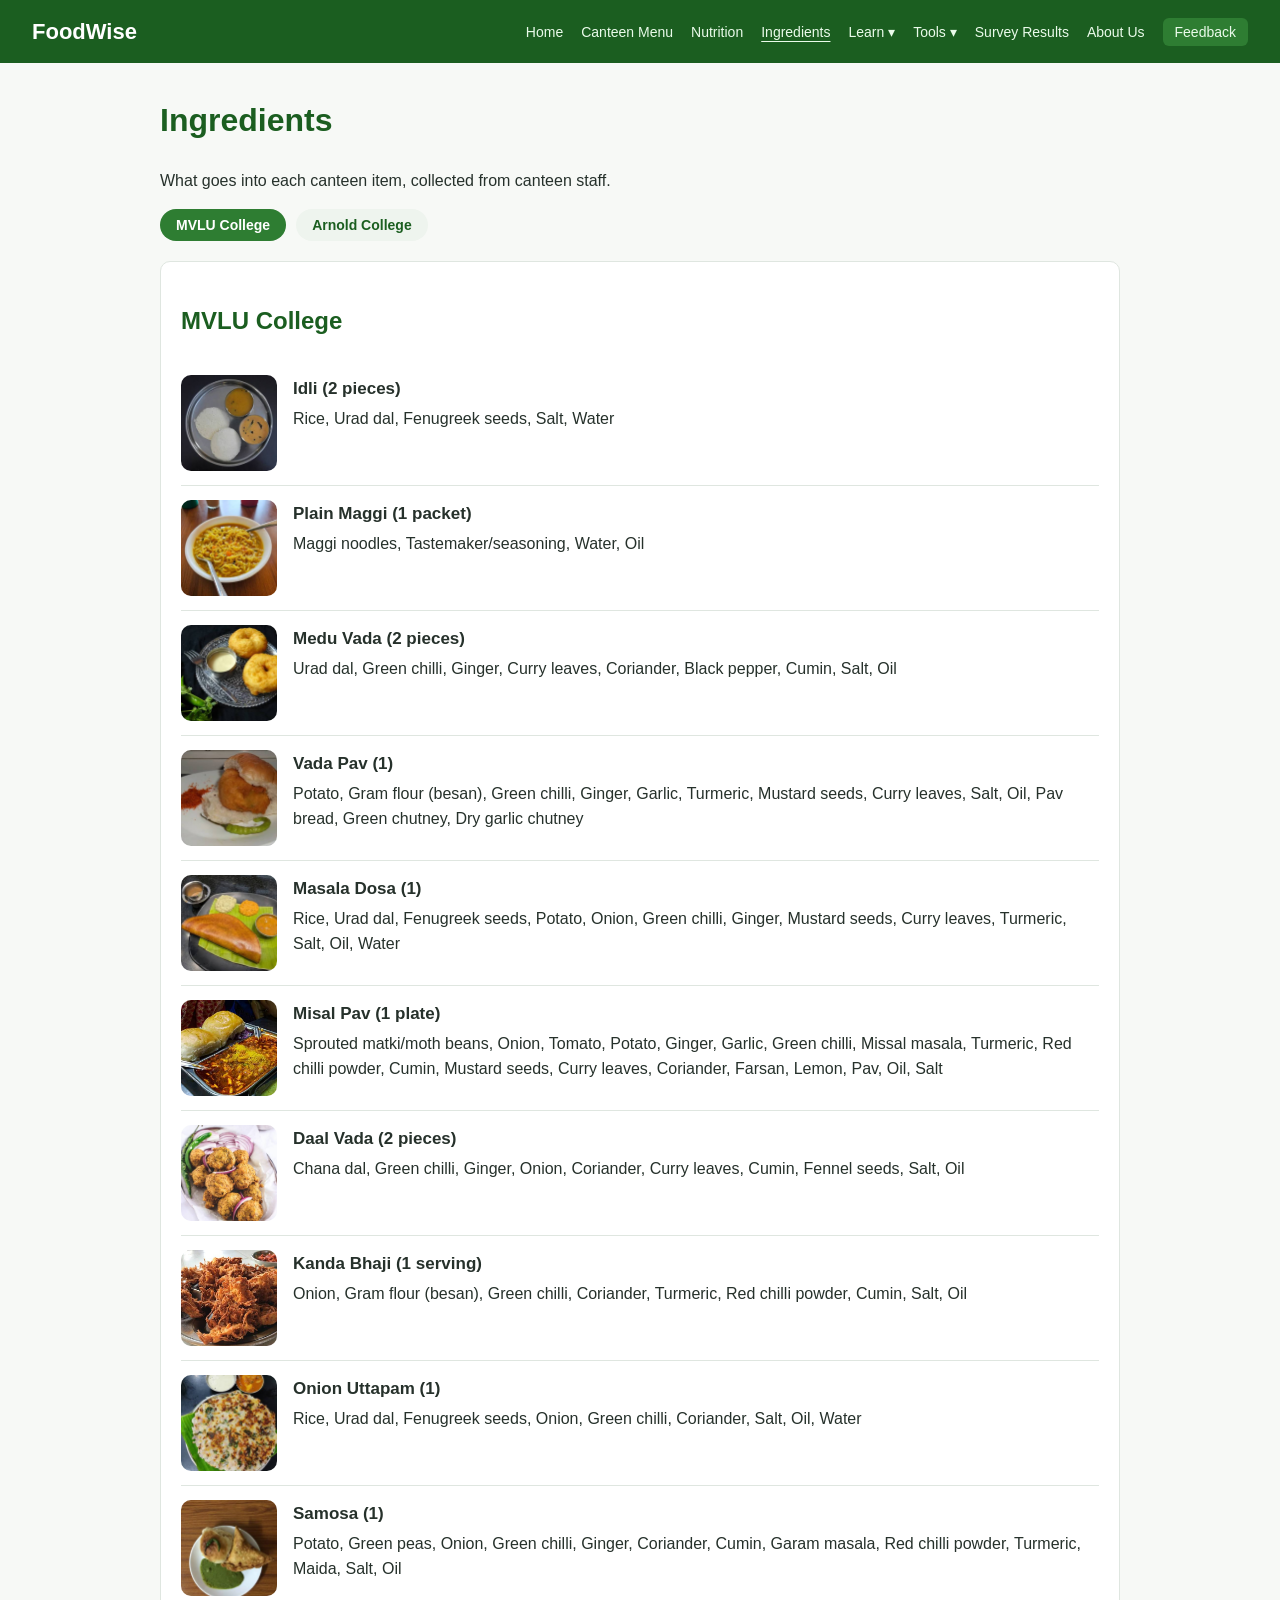
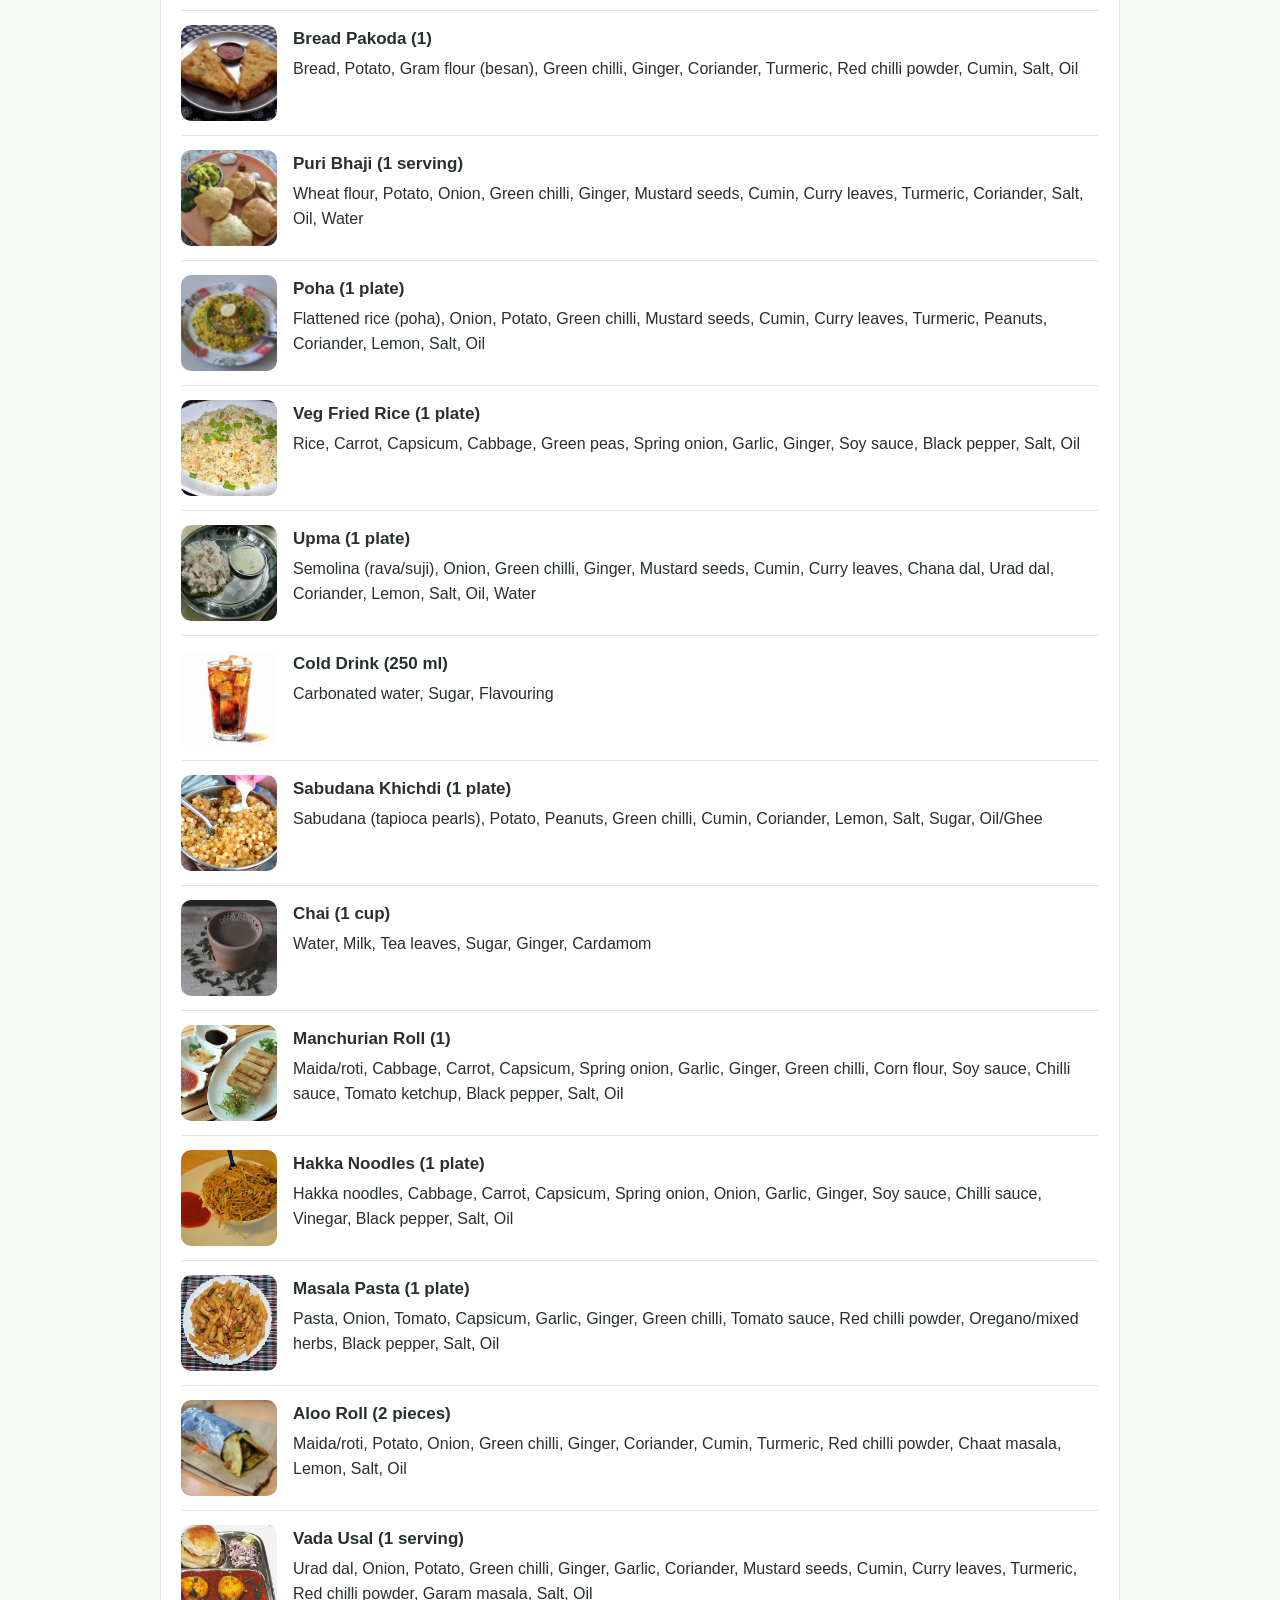
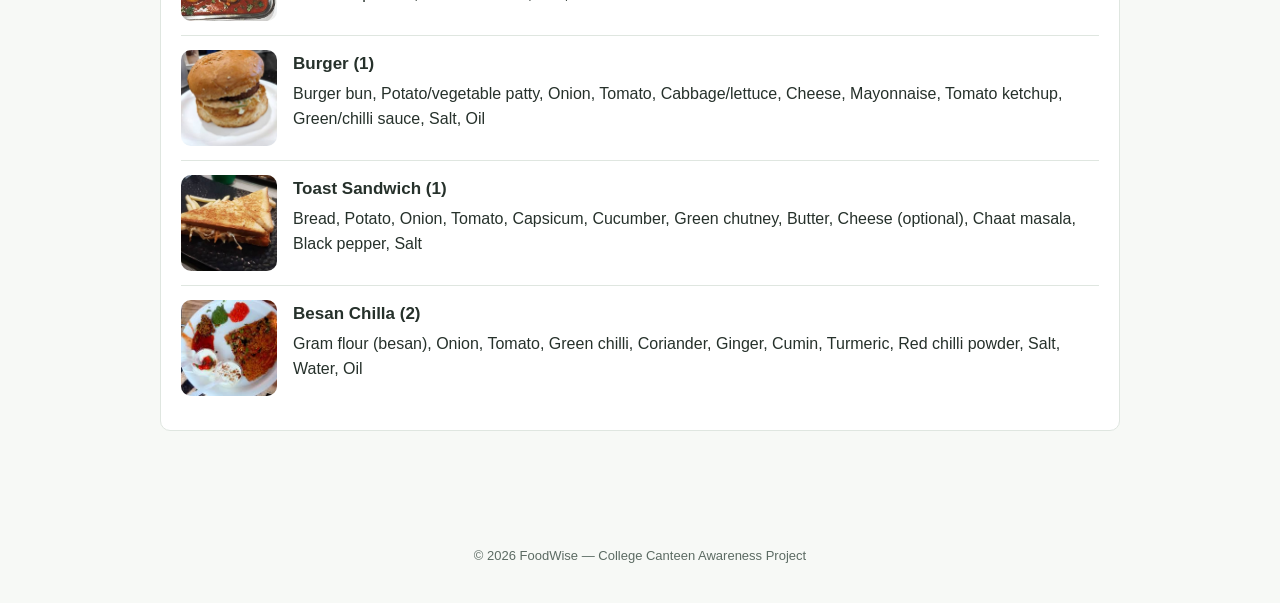
<file: foodwise-static/ingredients.html>
<!DOCTYPE html>
<html lang="en">
<head>
<meta charset="UTF-8">
<meta name="viewport" content="width=device-width, initial-scale=1.0">
<title>FoodWise - Ingredients</title>
<link rel="stylesheet" href="css/style.css">
</head>
<body>

<div id="site-header"></div>

<main class="page-content">

<h1>Ingredients</h1>
<p>What goes into each canteen item, collected from canteen staff.</p>

<div id="collegeTabs"></div>

<div class="card">
    <h2 id="collegeTitle"></h2>
    <div id="ingredientsList"></div>
</div>

</main>

<div id="site-footer"></div>
<script src="js/include.js"></script>
<script src="js/food-data.js"></script>
<script src="js/common.js"></script>
<script src="js/college-tabs.js"></script>
<script>
function render(college) {
    document.getElementById('collegeTitle').textContent = college;
    const items = foods.filter(function (f) { return f.college === college; });
    document.getElementById('ingredientsList').innerHTML = items.map(function (f) {
        return '<div class="dish-row">' +
            foodImg(f, 'food-img thumb-lg') +
            '<div><h3>' + esc(f.name) + '</h3><p>' + esc(f.ingredients) + '</p></div>' +
            '</div>';
    }).join('');
}
const initial = renderCollegeTabs('collegeTabs', render);
render(initial);
</script>
</body>
</html>
</file>
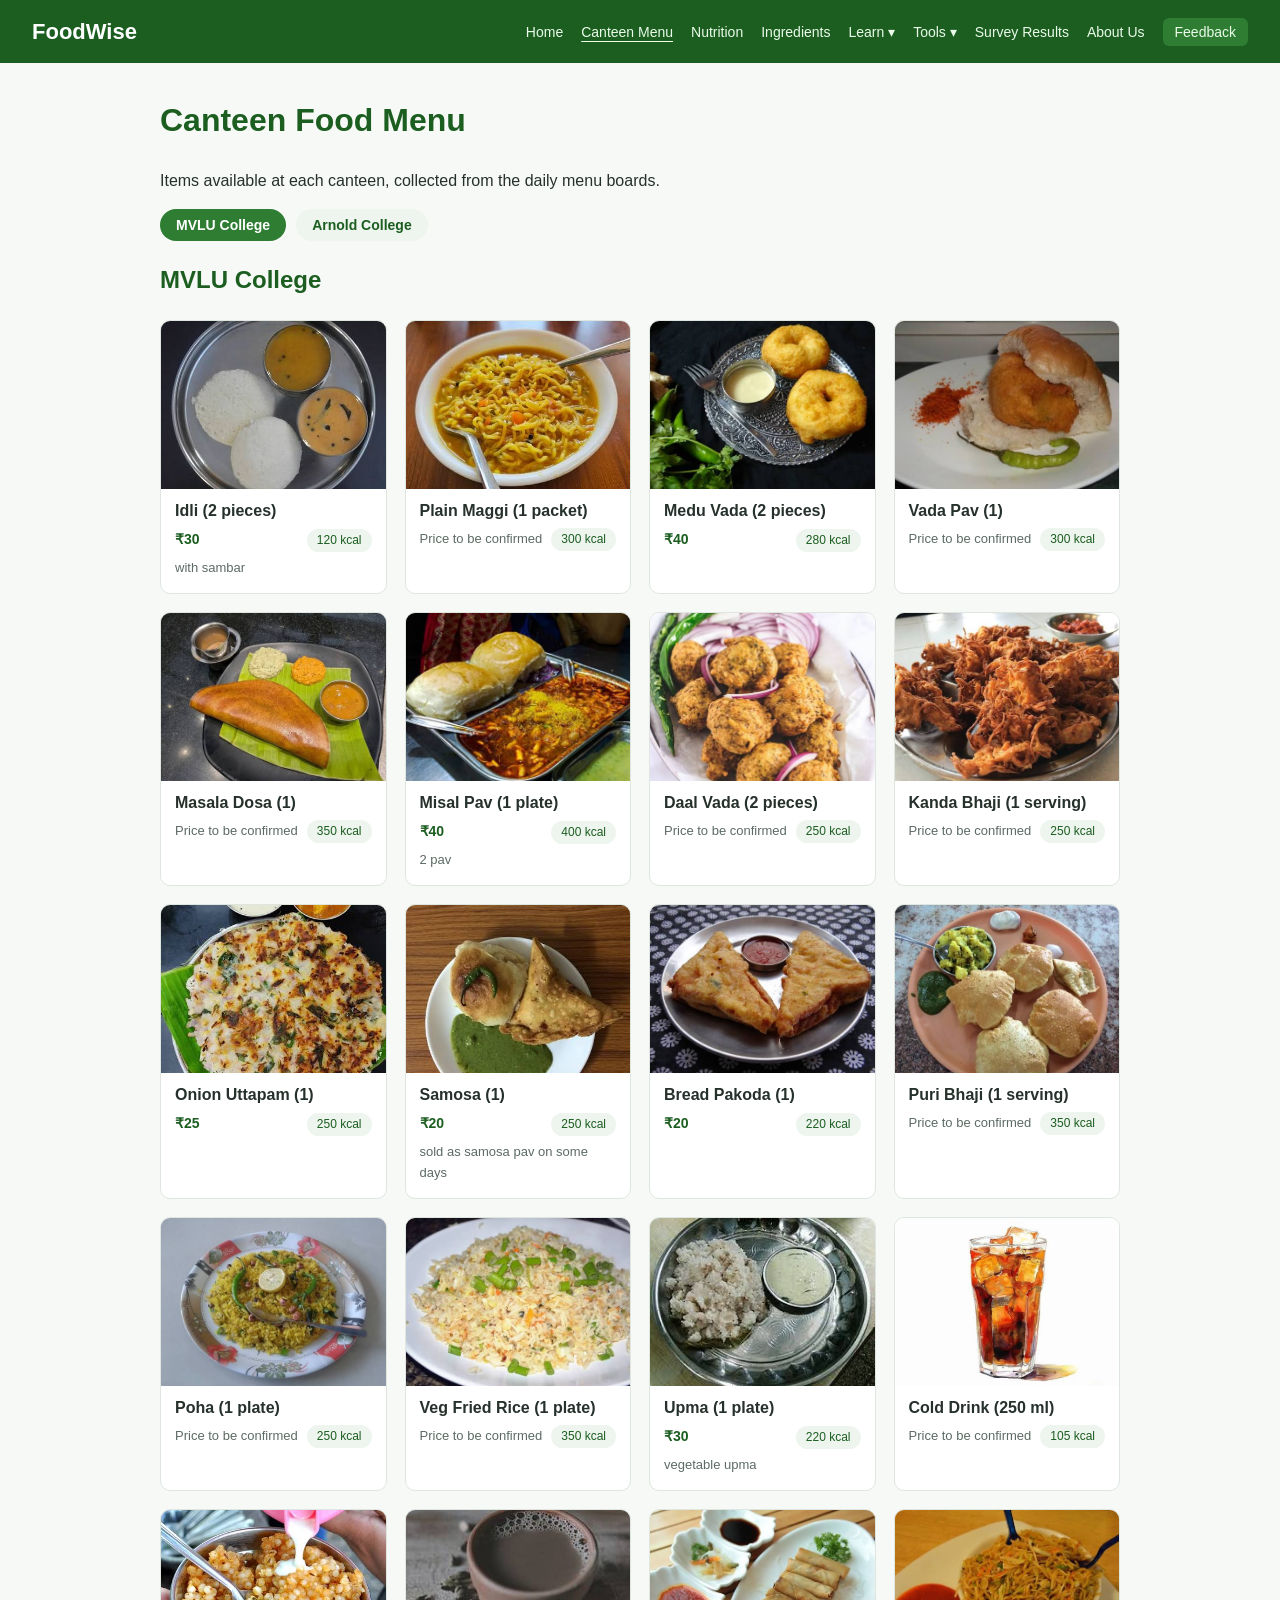
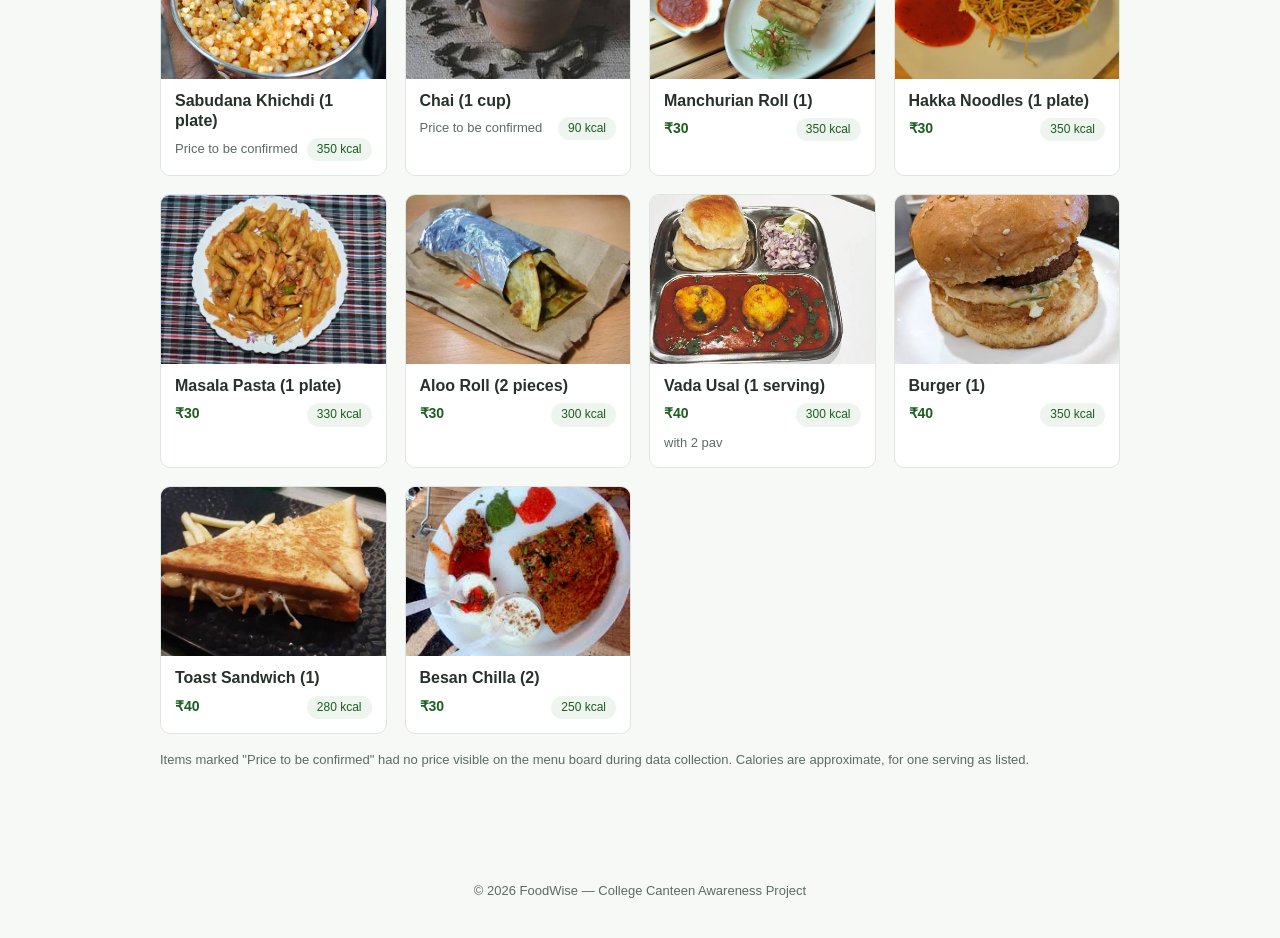
<file: foodwise-static/menu.html>
<!DOCTYPE html>
<html lang="en">
<head>
<meta charset="UTF-8">
<meta name="viewport" content="width=device-width, initial-scale=1.0">
<title>FoodWise - Canteen Menu</title>
<link rel="stylesheet" href="css/style.css">
</head>
<body>

<div id="site-header"></div>

<main class="page-content">

<h1>Canteen Food Menu</h1>
<p>Items available at each canteen, collected from the daily menu boards.</p>

<div id="collegeTabs"></div>

<h2 id="collegeTitle"></h2>
<div class="food-grid" id="menuGrid"></div>
<p class="small-note" style="margin-top:16px;">
    Items marked "Price to be confirmed" had no price visible on the menu board during data collection.
    Calories are approximate, for one serving as listed.
</p>

</main>

<div id="site-footer"></div>
<script src="js/include.js"></script>
<script src="js/food-data.js"></script>
<script src="js/common.js"></script>
<script src="js/college-tabs.js"></script>
<script>
function render(college) {
    document.getElementById('collegeTitle').textContent = college;
    const items = foods.filter(function (f) { return f.college === college; });
    document.getElementById('menuGrid').innerHTML = items.map(function (f) {
        return '<article class="food-card">' +
            foodImg(f) +
            '<div class="food-card-body">' +
                '<h3>' + esc(f.name) + '</h3>' +
                '<div class="food-meta">' + priceHtml(f) +
                    '<span class="chip">' + f.calories + ' kcal</span></div>' +
                (f.price_note ? '<div class="note">' + esc(f.price_note) + '</div>' : '') +
            '</div></article>';
    }).join('');
}
const initial = renderCollegeTabs('collegeTabs', render);
render(initial);
</script>
</body>
</html>
</file>
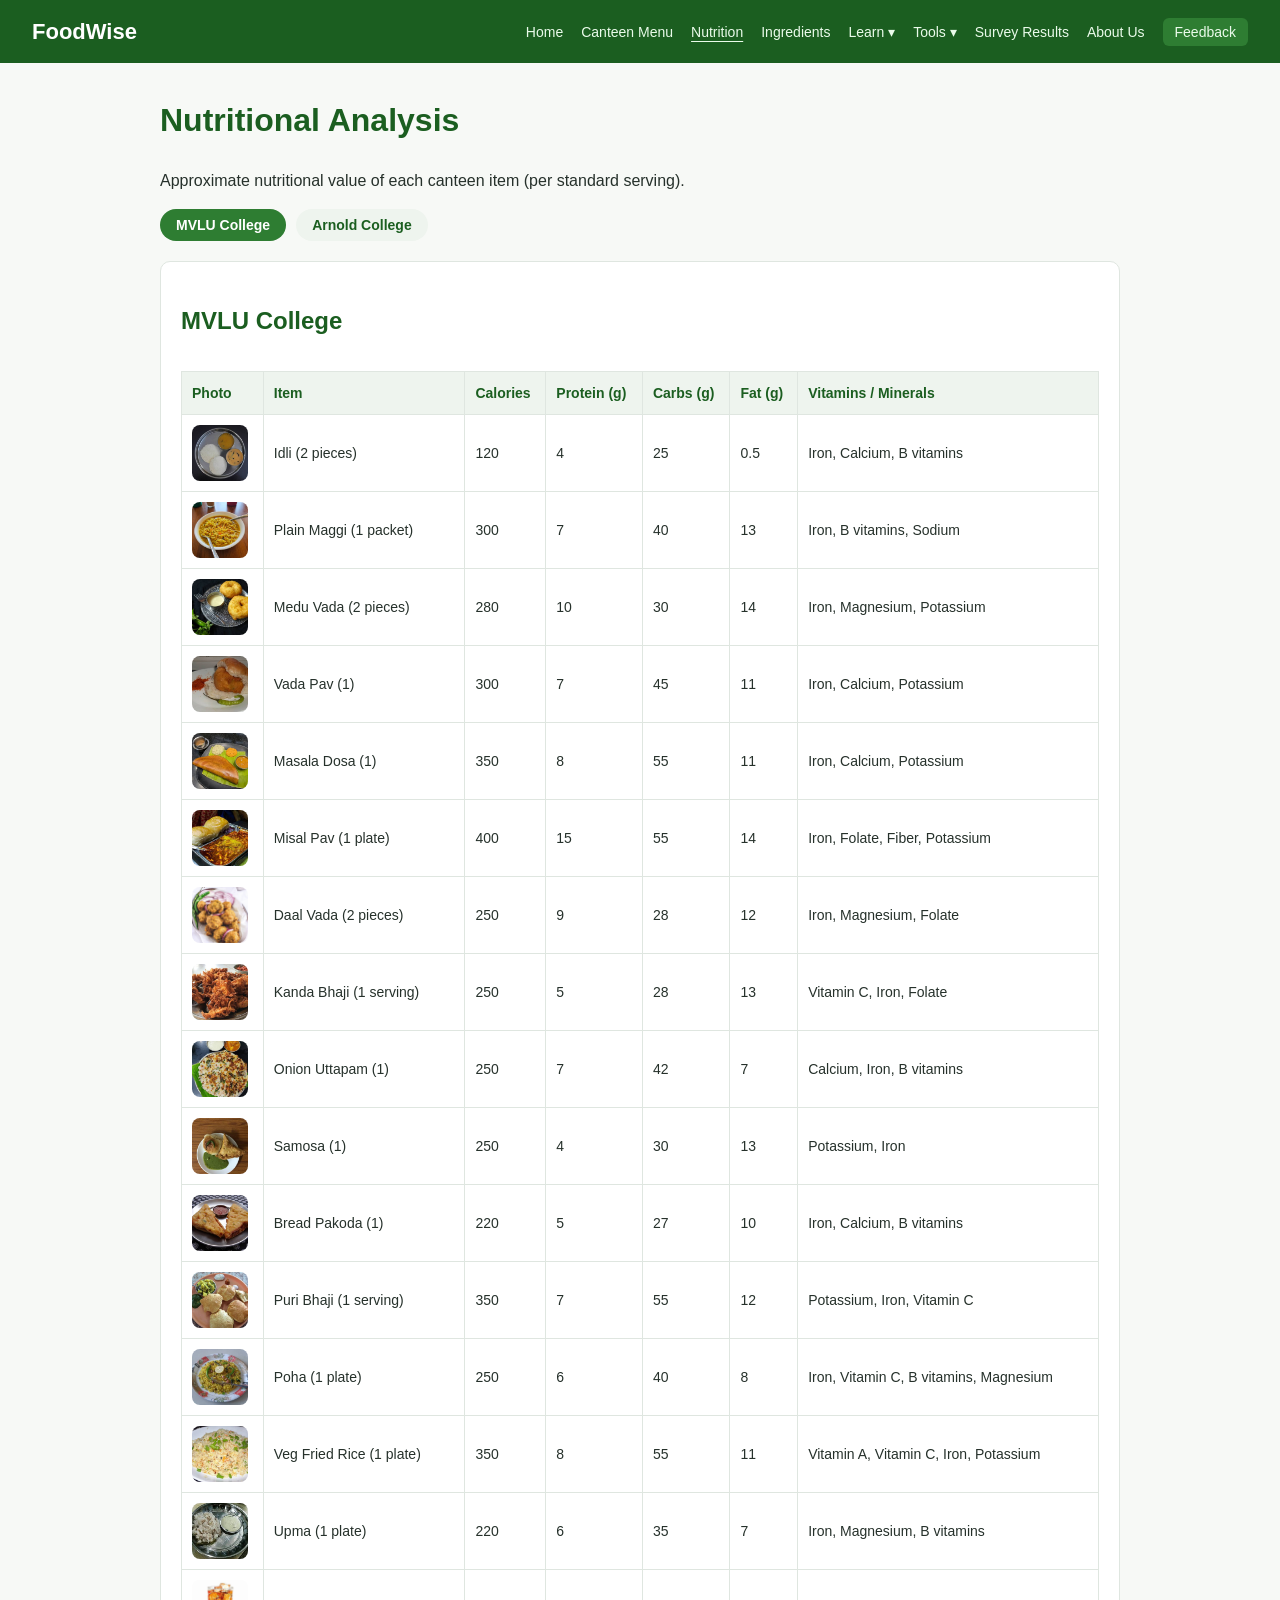
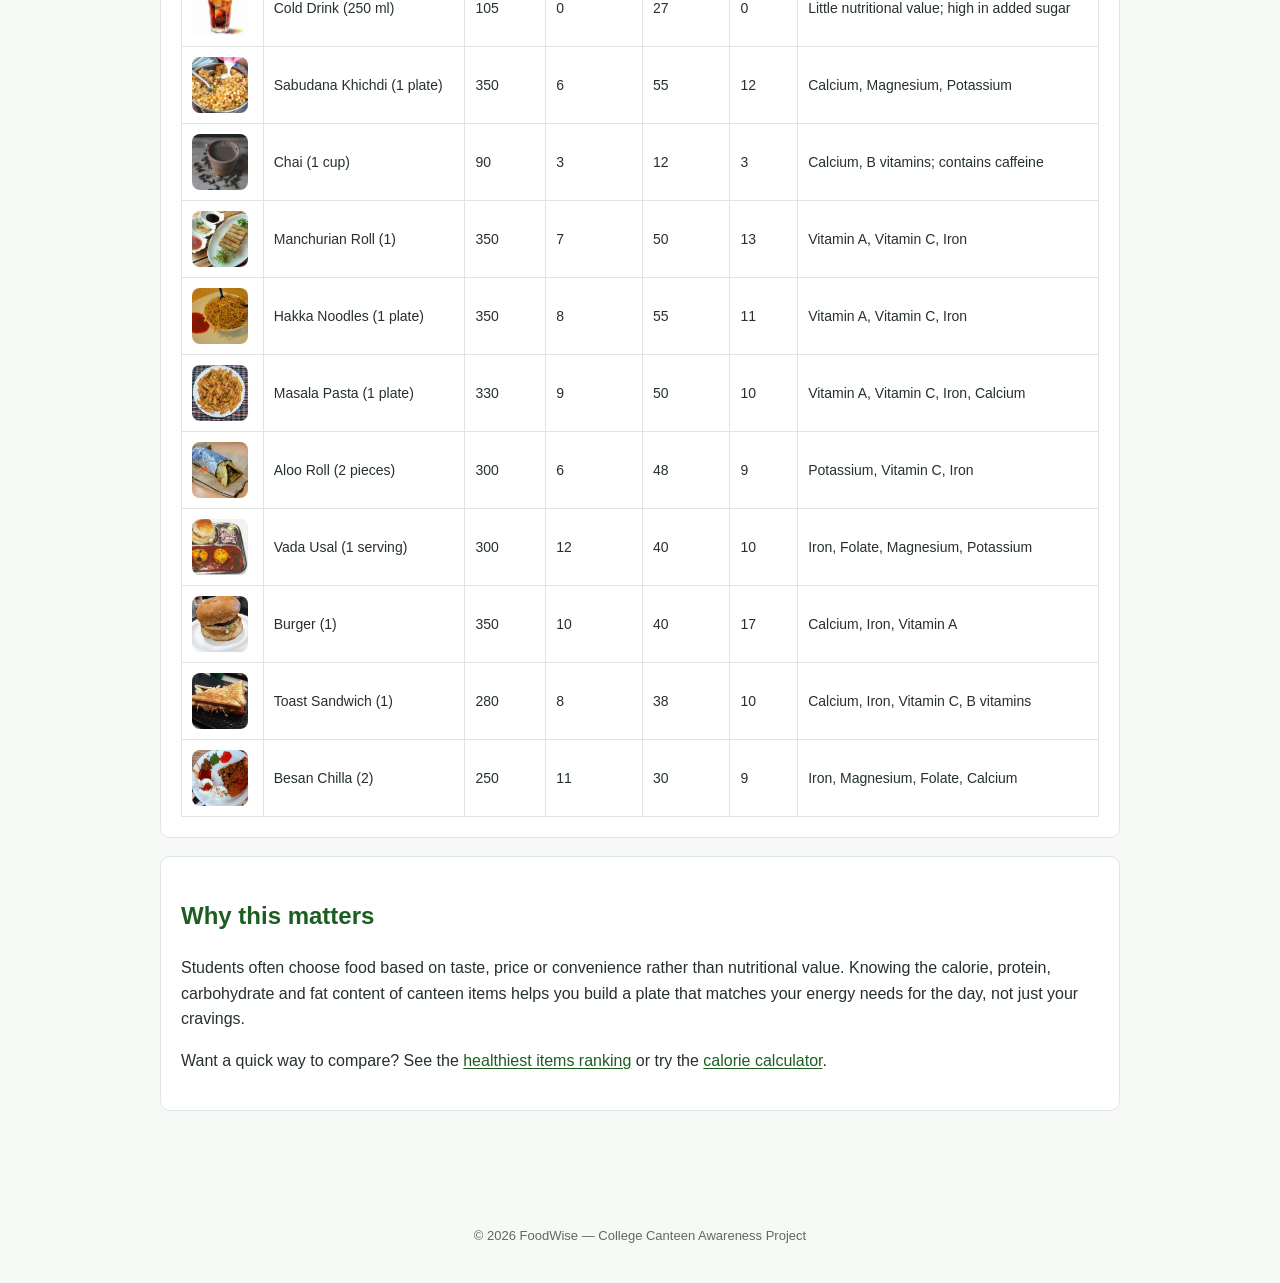
<file: foodwise-static/nutrition.html>
<!DOCTYPE html>
<html lang="en">
<head>
<meta charset="UTF-8">
<meta name="viewport" content="width=device-width, initial-scale=1.0">
<title>FoodWise - Nutritional Analysis</title>
<link rel="stylesheet" href="css/style.css">
</head>
<body>

<div id="site-header"></div>

<main class="page-content">

<h1>Nutritional Analysis</h1>
<p>Approximate nutritional value of each canteen item (per standard serving).</p>

<div id="collegeTabs"></div>

<div class="card">
    <h2 id="collegeTitle"></h2>
    <div class="table-scroll">
    <table>
        <thead>
            <tr><th>Photo</th><th>Item</th><th>Calories</th><th>Protein (g)</th><th>Carbs (g)</th><th>Fat (g)</th><th>Vitamins / Minerals</th></tr>
        </thead>
        <tbody id="nutritionBody"></tbody>
    </table>
    </div>
</div>

<div class="card">
    <h2>Why this matters</h2>
    <p>Students often choose food based on taste, price or convenience rather than nutritional value. Knowing the calorie, protein, carbohydrate and fat content of canteen items helps you build a plate that matches your energy needs for the day, not just your cravings.</p>
    <p>Want a quick way to compare? See the <a href="healthiest.html">healthiest items ranking</a> or try the <a href="calculator.html">calorie calculator</a>.</p>
</div>

</main>

<div id="site-footer"></div>
<script src="js/include.js"></script>
<script src="js/food-data.js"></script>
<script src="js/common.js"></script>
<script src="js/college-tabs.js"></script>
<script>
function render(college) {
    document.getElementById('collegeTitle').textContent = college;
    const items = foods.filter(function (f) { return f.college === college; });
    document.getElementById('nutritionBody').innerHTML = items.map(function (f) {
        return '<tr>' +
            '<td>' + foodImg(f, 'food-img thumb') + '</td>' +
            '<td>' + esc(f.name) + '</td>' +
            '<td>' + f.calories + '</td>' +
            '<td>' + f.protein + '</td>' +
            '<td>' + f.carbs + '</td>' +
            '<td>' + f.fat + '</td>' +
            '<td>' + esc(f.vitamins) + '</td>' +
            '</tr>';
    }).join('');
}
const initial = renderCollegeTabs('collegeTabs', render);
render(initial);
</script>
</body>
</html>
</file>
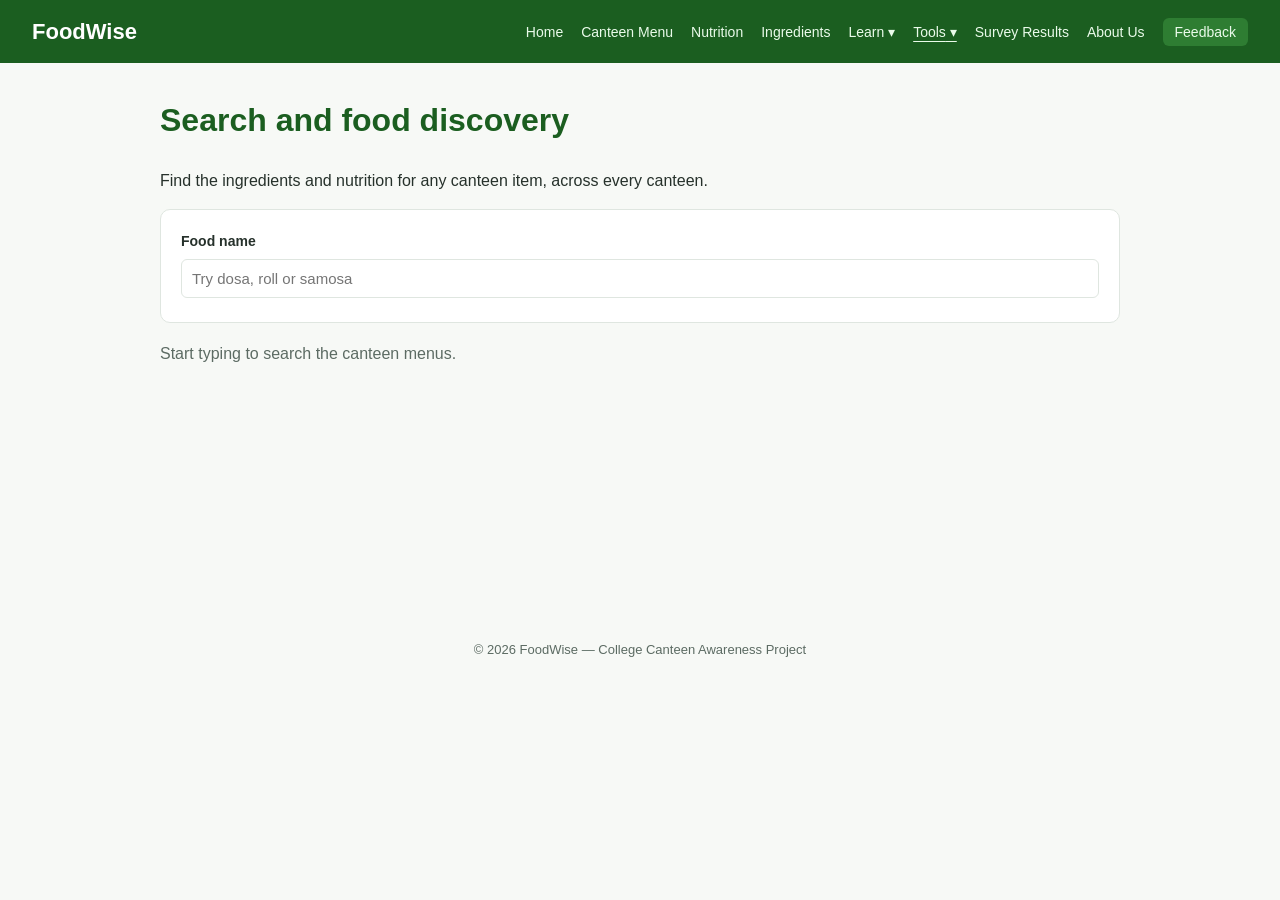
<file: foodwise-static/search.html>
<!DOCTYPE html>
<html lang="en">
<head>
<meta charset="UTF-8">
<meta name="viewport" content="width=device-width, initial-scale=1.0">
<title>FoodWise - Search</title>
<link rel="stylesheet" href="css/style.css">
</head>
<body>

<div id="site-header"></div>

<main class="page-content">

<h1>Search and food discovery</h1>
<p>Find the ingredients and nutrition for any canteen item, across every canteen.</p>

<div class="card">
    <label for="searchBox" class="field-label">Food name</label>
    <input type="text" id="searchBox" placeholder="Try dosa, roll or samosa"
        style="width:100%; padding:10px; border-radius:6px; border:1px solid var(--border); font-size:15px; margin:6px 0 4px;">
</div>
<div id="results"></div>

</main>

<div id="site-footer"></div>
<script src="js/include.js"></script>
<script src="js/food-data.js"></script>
<script src="js/common.js"></script>
<script>
const box = document.getElementById('results');
const input = document.getElementById('searchBox');

function card(f) {
    return '<div class="card"><div class="dish-row" style="padding-top:0; border:none;">' +
        foodImg(f, 'food-img thumb-lg') +
        '<div>' +
            '<h3>' + esc(f.name) + ' <span style="font-size:13px; font-weight:normal; color:var(--muted);">' + esc(f.college) + '</span></h3>' +
            '<p>' + priceHtml(f) + '</p>' +
            '<p><strong>Ingredients:</strong> ' + esc(f.ingredients) + '</p>' +
            '<p><strong>Calories:</strong> ' + f.calories + ' &nbsp; <strong>Protein:</strong> ' + f.protein + ' g &nbsp; ' +
               '<strong>Carbs:</strong> ' + f.carbs + ' g &nbsp; <strong>Fat:</strong> ' + f.fat + ' g</p>' +
            '<p><strong>Vitamins / minerals:</strong> ' + esc(f.vitamins) + '</p>' +
        '</div></div></div>';
}

function renderResults(query) {
    const q = query.trim().toLowerCase();
    if (q === '') {
        box.innerHTML = '<p style="color:var(--muted);">Start typing to search the canteen menus.</p>';
        return;
    }
    const matches = foods.filter(function (f) { return f.name.toLowerCase().indexOf(q) !== -1; });
    box.innerHTML = matches.length === 0
        ? '<p style="color:var(--muted);">No items match "' + esc(query) + '". Try a shorter word, like "vada" instead of "vada pav".</p>'
        : matches.map(card).join('');
}

input.addEventListener('input', function (e) { renderResults(e.target.value); });

// Photo tiles on other pages link here with ?q=name
const startQ = new URLSearchParams(window.location.search).get('q');
if (startQ) input.value = startQ;
renderResults(input.value);
</script>
</body>
</html>
</file>
<file: foodwise-static/css/style.css>
:root {
    --green: #2e7d32;
    --green-dark: #1b5e20;
    --bg: #f7f9f6;
    --card-bg: #ffffff;
    --text: #26312b;
    --muted: #5c6b63;
    --border: #dfe6e0;
}

* { box-sizing: border-box; }

body {
    margin: 0;
    font-family: 'Segoe UI', Arial, sans-serif;
    background: var(--bg);
    color: var(--text);
    line-height: 1.6;
}

.site-header {
    display: flex;
    align-items: center;
    justify-content: space-between;
    background: var(--green-dark);
    padding: 14px 32px;
    flex-wrap: wrap;
}

.logo {
    color: #fff;
    font-size: 22px;
    font-weight: bold;
    text-decoration: none;
}

.site-header nav a {
    color: #eafbea;
    text-decoration: none;
    margin-left: 18px;
    font-size: 14px;
}

.site-header nav a:hover { text-decoration: underline; }

.nav-highlight {
    background: var(--green);
    padding: 6px 12px;
    border-radius: 6px;
}

.page-content {
    max-width: 1000px;
    margin: 0 auto;
    padding: 32px 20px 60px;
    min-height: 60vh;
}

h1 { color: var(--green-dark); margin-top: 0; }
h2 { color: var(--green-dark); }

.card {
    background: var(--card-bg);
    border: 1px solid var(--border);
    border-radius: 10px;
    padding: 20px;
    margin-bottom: 18px;
}

.hero {
    background: linear-gradient(135deg, #e6f4ea, #f7f9f6);
    border-radius: 12px;
    padding: 40px 30px;
    text-align: center;
    margin-bottom: 30px;
}

.hero h1 { font-size: 32px; }
.hero p { color: var(--muted); font-size: 16px; }

.btn {
    display: inline-block;
    background: var(--green);
    color: #fff;
    padding: 10px 22px;
    border-radius: 6px;
    text-decoration: none;
    font-weight: bold;
    border: none;
    cursor: pointer;
    font-size: 15px;
}

.btn:hover { background: var(--green-dark); }

table {
    width: 100%;
    border-collapse: collapse;
    margin-top: 10px;
}

th, td {
    border: 1px solid var(--border);
    padding: 10px;
    text-align: left;
    font-size: 14px;
}

th { background: #eef4ee; color: var(--green-dark); }

/* College tabs */
.college-tabs {
    display: flex;
    gap: 10px;
    flex-wrap: wrap;
    margin-bottom: 20px;
}

.college-tab {
    padding: 8px 16px;
    border-radius: 20px;
    text-decoration: none;
    font-size: 14px;
    font-weight: bold;
    background: #eef4ee;
    color: var(--green-dark);
    border: none;
    cursor: pointer;
}

.college-tab.active {
    background: var(--green);
    color: #fff;
}

/* Feedback form */
.survey-question {
    margin-bottom: 22px;
}

.survey-question label.q-title {
    display: block;
    font-weight: bold;
    margin-bottom: 8px;
}

.option-row { margin: 4px 0; font-size: 15px; }

textarea {
    width: 100%;
    min-height: 90px;
    padding: 10px;
    border: 1px solid var(--border);
    border-radius: 6px;
    font-family: inherit;
    font-size: 14px;
}

.rating-row { display: flex; gap: 14px; }

.error-box {
    background: #fdecea;
    border: 1px solid #f5c2c0;
    color: #a12f2a;
    padding: 10px 14px;
    border-radius: 6px;
    margin-bottom: 16px;
    font-size: 14px;
}

.success-box {
    background: #e6f4ea;
    border: 1px solid #b7ddc0;
    color: var(--green-dark);
    padding: 10px 14px;
    border-radius: 6px;
    margin-bottom: 16px;
    font-size: 14px;
}

.results-grid {
    display: grid;
    grid-template-columns: 1fr 1fr;
    gap: 20px;
}

select, input[type="text"] {
    font-family: inherit;
}

@media (max-width: 700px) {
    .site-header { flex-direction: column; align-items: flex-start; }
    .site-header nav { margin-top: 10px; }
    .site-header nav a { margin-left: 0; margin-right: 14px; }
    .results-grid { grid-template-columns: 1fr; }
}

/* ===================== v2 additions ===================== */

:focus-visible { outline: 2px solid var(--green); outline-offset: 2px; }
.site-header :focus-visible { outline-color: #b9e4bf; }

/* --- Dropdown nav --- */
.nav-group { display: inline-block; position: relative; margin-left: 18px; }
.nav-group summary {
    list-style: none;
    cursor: pointer;
    color: #eafbea;
    font-size: 14px;
}
.nav-group summary::-webkit-details-marker { display: none; }
.nav-group summary::after { content: " \25BE"; }
.nav-group summary:hover,
.nav-group[open] summary,
.nav-group.has-current summary { text-decoration: underline; text-underline-offset: 4px; }
.nav-panel {
    position: absolute;
    top: calc(100% + 10px);
    left: -12px;
    min-width: 210px;
    background: #fff;
    border: 1px solid var(--border);
    border-radius: 8px;
    padding: 6px;
    display: flex;
    flex-direction: column;
    z-index: 20;
    box-shadow: 0 6px 18px rgba(0, 0, 0, 0.14);
}
.site-header nav .nav-panel a {
    color: var(--text);
    margin: 0;
    padding: 8px 10px;
    border-radius: 6px;
}
.site-header nav .nav-panel a:hover { background: #eef4ee; text-decoration: none; }
.site-header nav a[aria-current="page"] { text-decoration: underline; text-underline-offset: 4px; }
.site-header nav .nav-panel a[aria-current="page"] { background: #e6f4ea; text-decoration: none; font-weight: 600; }

/* --- Food photos --- */
.food-img { background: #e3efe4; display: block; }
.food-grid {
    display: grid;
    grid-template-columns: repeat(auto-fill, minmax(210px, 1fr));
    gap: 18px;
}
.food-card {
    background: var(--card-bg);
    border: 1px solid var(--border);
    border-radius: 10px;
    overflow: hidden;
}
.food-card .food-img { width: 100%; aspect-ratio: 4 / 3; object-fit: cover; }
.food-card-body { padding: 12px 14px 14px; }
.food-card h3 { margin: 0 0 6px; font-size: 16px; line-height: 1.3; }
.food-meta { display: flex; justify-content: space-between; align-items: baseline; gap: 8px; font-size: 14px; }
.price { font-weight: 700; color: var(--green-dark); }
.price.unconfirmed { font-weight: 400; color: var(--muted); font-size: 13px; }
.chip {
    background: #eef4ee;
    color: var(--green-dark);
    border-radius: 12px;
    padding: 2px 10px;
    font-size: 12px;
    white-space: nowrap;
}
.note { color: var(--muted); font-size: 13px; margin-top: 6px; }

.thumb { width: 56px; height: 56px; object-fit: cover; border-radius: 8px; flex: none; }
.thumb-lg { width: 96px; height: 96px; object-fit: cover; border-radius: 10px; flex: none; }

.food-strip {
    display: grid;
    grid-template-columns: repeat(auto-fill, minmax(130px, 1fr));
    gap: 14px;
}
.strip-item { display: block; text-decoration: none; color: var(--text); font-size: 14px; }
.strip-item .food-img { width: 100%; aspect-ratio: 1 / 1; object-fit: cover; border-radius: 10px; }
.strip-item span { display: block; margin-top: 6px; }
.strip-item:hover span { text-decoration: underline; }

.dish-row { display: flex; gap: 16px; align-items: flex-start; padding: 14px 0; border-bottom: 1px solid var(--border); }
.dish-row:last-child { border-bottom: none; }
.dish-row h3 { margin: 0 0 4px; font-size: 17px; }
.dish-row p { margin: 0; }

/* --- Forms (calculator, sort) --- */
.form-grid { display: grid; grid-template-columns: repeat(auto-fit, minmax(190px, 1fr)); gap: 16px; }
.form-grid label, .field-label { display: block; font-weight: 600; font-size: 14px; }
.form-grid input, .form-grid select, .field-select {
    display: block;
    width: 100%;
    margin-top: 6px;
    padding: 9px 10px;
    border: 1px solid var(--border);
    border-radius: 6px;
    font-size: 15px;
    background: #fff;
    color: var(--text);
}
.field-select { width: auto; min-width: 220px; display: inline-block; margin-top: 0; }

.need-box {
    margin-top: 18px;
    padding: 14px 16px;
    background: #eef4ee;
    border-radius: 8px;
}
.need-box .big { font-size: 24px; font-weight: 700; color: var(--green-dark); margin: 0 0 4px; }
.need-box p { margin: 0; }
.small-note { color: var(--muted); font-size: 13px; }

.add-row { display: flex; gap: 10px; flex-wrap: wrap; align-items: center; }
.add-row select { flex: 1; min-width: 220px; padding: 9px 10px; border: 1px solid var(--border); border-radius: 6px; font-size: 15px; }

.plate-list { list-style: none; margin: 16px 0 0; padding: 0; }
.plate-item { display: flex; gap: 14px; align-items: center; padding: 10px 0; border-bottom: 1px solid var(--border); }
.plate-item .grow { flex: 1; min-width: 0; }
.plate-item .name { font-weight: 600; }
.qty { display: flex; align-items: center; gap: 8px; }
.qty button, .icon-btn {
    width: 32px; height: 32px;
    border: 1px solid var(--border);
    background: #fff;
    border-radius: 6px;
    font-size: 16px;
    cursor: pointer;
    color: var(--text);
}
.qty button:hover, .icon-btn:hover { background: #eef4ee; }
.link-btn { background: none; border: none; color: var(--green-dark); text-decoration: underline; cursor: pointer; font-size: 14px; padding: 0; }

.totals { display: grid; grid-template-columns: repeat(auto-fit, minmax(120px, 1fr)); gap: 12px; margin-top: 18px; }
.tile { background: #eef4ee; border-radius: 8px; padding: 12px 14px; }
.tile strong { display: block; font-size: 22px; color: var(--green-dark); }
.tile span { font-size: 13px; color: var(--muted); }

.meter { height: 12px; background: #e8efe9; border-radius: 6px; overflow: hidden; margin: 14px 0 8px; }
.meter span { display: block; height: 100%; background: var(--green); }

/* --- Ranking --- */
.toolbar { display: flex; gap: 12px; align-items: center; flex-wrap: wrap; }
.rank-list { list-style: none; margin: 0; padding: 0; }
.rank-row {
    display: grid;
    grid-template-columns: 36px 72px 1fr 170px;
    gap: 14px;
    align-items: center;
    padding: 12px 0;
    border-bottom: 1px solid var(--border);
}
.rank-row:last-child { border-bottom: none; }
.rank-num { font-size: 20px; font-weight: 700; color: var(--green-dark); text-align: center; }
.rank-row .thumb { width: 72px; height: 72px; }
.rank-name { font-weight: 600; }
.rank-college { color: var(--muted); font-size: 13px; }
.rank-stats { display: flex; gap: 14px; flex-wrap: wrap; font-size: 13px; margin-top: 4px; }
.score-num { font-size: 22px; font-weight: 700; color: var(--green-dark); }
.score-num small { font-size: 13px; font-weight: 400; color: var(--muted); }
.score-bar { height: 10px; background: #e8efe9; border-radius: 5px; overflow: hidden; margin: 4px 0; }
.score-bar span { display: block; height: 100%; background: var(--green); }
.score-tag { font-size: 13px; color: var(--muted); }

details.card summary { cursor: pointer; font-weight: 600; color: var(--green-dark); }
details.card[open] summary { margin-bottom: 10px; }

/* --- Canteen comparison --- */
.table-scroll { overflow-x: auto; }
.compare-table td:first-child { font-weight: 600; width: 28%; }
.mini-list { list-style: none; margin: 0; padding: 0; }
.mini-list li { display: flex; gap: 12px; align-items: center; padding: 8px 0; border-bottom: 1px solid var(--border); }
.mini-list li:last-child { border-bottom: none; }

@media (max-width: 700px) {
    .nav-group { margin-left: 0; margin-right: 14px; }
    .nav-panel { position: static; box-shadow: none; border: none; background: transparent; padding: 4px 0 0 8px; min-width: 0; }
    .site-header nav .nav-panel a { color: #eafbea; padding: 4px 0; }
    .site-header nav .nav-panel a:hover { background: transparent; text-decoration: underline; }
    .site-header nav .nav-panel a[aria-current="page"] { background: transparent; text-decoration: underline; }
    .rank-row { grid-template-columns: 28px 56px 1fr; }
    .rank-row .thumb { width: 56px; height: 56px; }
    .rank-score { grid-column: 2 / -1; }
}
.compare-img { width: 100%; max-width: 220px; aspect-ratio: 4 / 3; object-fit: cover; border-radius: 8px; }

/* ===================== links ===================== */
/* Plain links use the site green instead of the browser's blue/purple (visited links too). */
a { color: var(--green-dark); text-underline-offset: 2px; }

/* Link boxes on the home page */
.feature-grid {
    display: grid;
    grid-template-columns: repeat(auto-fill, minmax(250px, 1fr));
    gap: 12px;
}
.feature-link {
    display: block;
    text-decoration: none;
    background: #eef4ee;
    border: 1px solid #cfe3d1;
    border-radius: 10px;
    padding: 12px 14px;
    color: var(--text);
}
.feature-link strong { display: block; color: var(--green-dark); margin-bottom: 2px; }
.feature-link span { font-size: 14px; color: var(--muted); }
.feature-link:hover { background: #e1efe3; border-color: var(--green); }

/* two-column checkbox list on the feedback form */
.check-grid { display: grid; grid-template-columns: repeat(auto-fit, minmax(240px, 1fr)); column-gap: 24px; }
</file>
